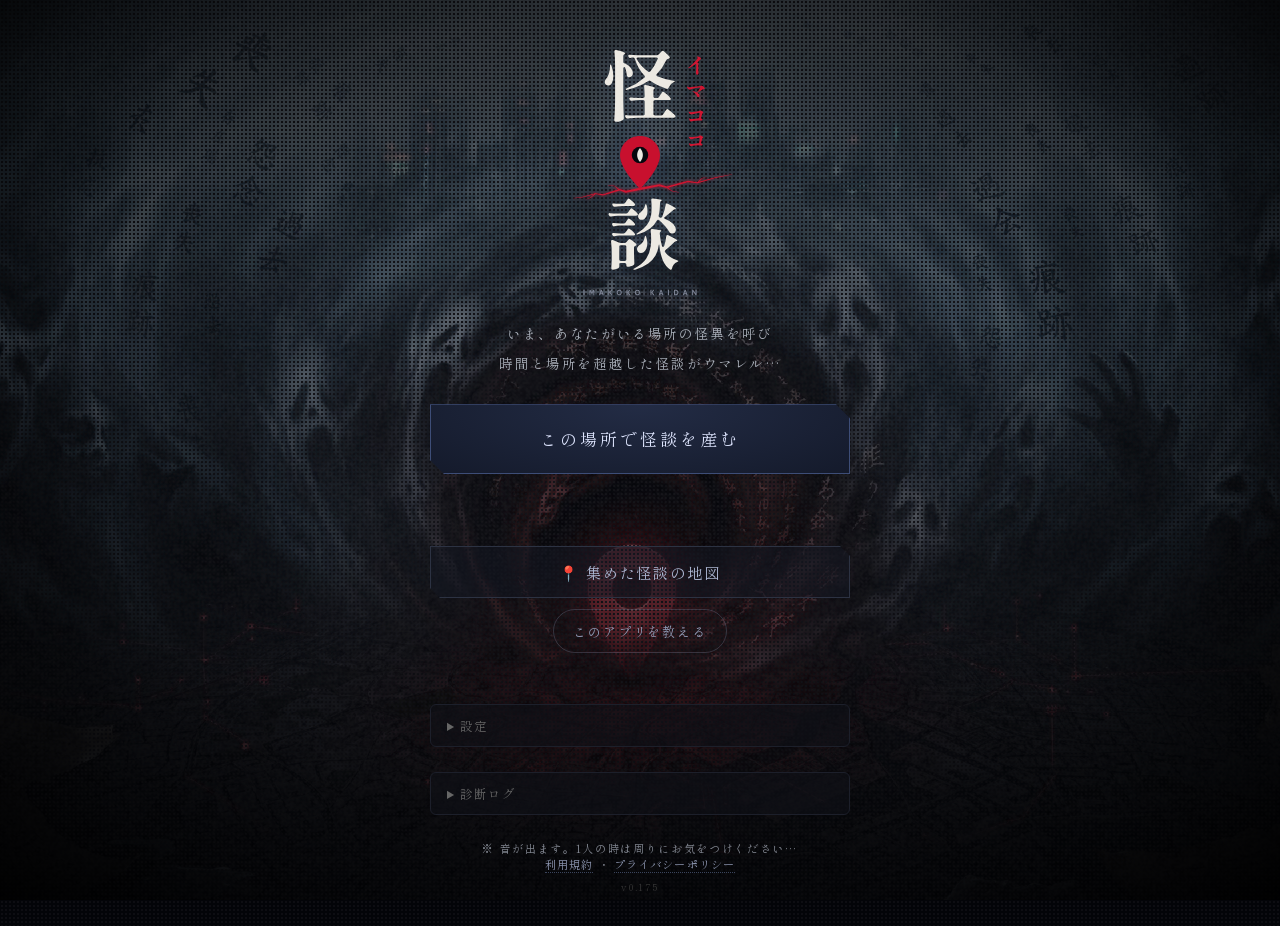
<file: index.html>
<!DOCTYPE html>
<html lang="ja">
<head>
    <meta name="robots" content="noindex, nofollow">
    <meta charset="UTF-8">
    <meta name="viewport" content="width=device-width, initial-scale=1.0, maximum-scale=1.0, user-scalable=no, viewport-fit=cover">
    <meta http-equiv="Cache-Control" content="no-cache, no-store, must-revalidate">
    <meta http-equiv="Pragma" content="no-cache">
    <meta http-equiv="Expires" content="0">
    <script src="./app-version.js?v=0.175"></script>
    <title>イマココ怪談</title>
    <link rel="icon" type="image/svg+xml" href="./favicon.svg">
    <link rel="apple-touch-icon" href="./assets/apple-touch-icon.png">
    <link rel="manifest" href="./manifest.json">
    <meta name="theme-color" content="#030408">
    <meta name="mobile-web-app-capable" content="yes">
    <meta name="apple-mobile-web-app-capable" content="yes">
    <meta name="apple-mobile-web-app-status-bar-style" content="black-translucent">
    <meta name="apple-mobile-web-app-title" content="イマココ怪談">
    <!-- リンクを貼ったときのプレビュー（2026-10） -->
    <meta name="description" content="いま、あなたがいる場所の怪談を、ひとつ。その土地の本当の記録から、いまここだけの怪談が生まれるアプリ。">
    <meta property="og:type" content="website">
    <meta property="og:site_name" content="イマココ怪談">
    <meta property="og:title" content="イマココ怪談">
    <meta property="og:description" content="いま、あなたがいる場所の怪談を、ひとつ。その土地の本当の記録から、いまここだけの怪談が生まれるアプリ。">
    <meta property="og:url" content="https://imakoko-kaidan.github.io/">
    <meta property="og:image" content="https://imakoko-kaidan.github.io/assets/ogp.png">
    <meta property="og:image:width" content="1200">
    <meta property="og:image:height" content="630">
    <meta name="twitter:card" content="summary_large_image">
    <link href="https://fonts.googleapis.com/css2?family=Shippori+Mincho&display=swap" rel="stylesheet">
    <link rel="stylesheet" href="./home.css?v=0.175">
</head>
<body>
    <!-- トップページの背景画像（最背面・CSSグリッチ） -->
    <div id="home-bg" aria-hidden="true"></div>
    <!-- 文字を読みやすくする暗幕（グリッチ層とは別） -->
    <div id="home-dim" aria-hidden="true"></div>

    <!-- 演出レイヤー(操作不可・背面〜前面) -->
    <canvas id="noise-canvas" aria-hidden="true"></canvas>
    <div id="vignette" aria-hidden="true"></div>
    <div id="dread-flash" aria-hidden="true"></div>

    <main class="home">
        <header>
            <h1 class="logo"><!--LOGO--><svg xmlns="http://www.w3.org/2000/svg" viewBox="0 0 288 424" class="logo-svg" role="img" aria-label="イマココ怪談" focusable="false">
<g transform="translate(34 0)">
<path class="lg-kai" fill="#ece9e2" transform="translate(50.00 130.00) scale(1.2000)" d="M30.80-61.40Q30.40-62.60 29.50-62.60L29.50-62.60Q29-62.60 28.60-62.10Q28.20-61.60 28.20-60.80L28.20-60.80L28.20-18.40Q28.40-7.50 28.90 3.60L28.90 3.60L28.90 4.10Q28.90 5.40 28 6.20L28 6.20Q26.60 7.30 24.25 8.10Q21.90 8.90 19.70 8.90L19.70 8.90Q18.10 8.90 17.25 8.30Q16.40 7.70 16.40 6.90L16.40 6.90Q16.80 1 17.10-4.55Q17.40-10.10 17.50-19.10L17.50-19.10L17.50-64.80Q17.50-74.90 16.60-82.80L16.60-82.80L16.60-83.20Q16.60-84.10 17.20-84.55Q17.80-85 18.90-84.70L18.90-84.70Q25.60-83.10 28.20-82.15Q30.80-81.20 30.80-80.50L30.80-80.50Q30.80-80.10 30-79.60L30-79.60L29.60-79.40Q28.20-78.50 28.20-76.80L28.20-76.80L28.20-69.50Q28.20-68.60 28.50-68.20Q28.80-67.80 29.50-67.70L29.50-67.70Q30.30-67.50 30.70-67.20L30.70-67.20Q35.90-64.40 38.30-61.10Q40.70-57.80 40.70-54.70L40.70-54.70Q40.70-52.30 39.40-50.80Q38.10-49.30 36.30-49.30L36.30-49.30Q35-49.30 33.90-50L33.90-50Q32.70-50.80 32.70-52.60L32.70-52.60Q32.50-56 30.80-61.40L30.80-61.40ZM72.10-78.10Q73.60-78.10 74.60-79.20L74.60-79.20L76.30-81Q76.90-81.60 78.05-82.75Q79.20-83.90 79.80-83.90L79.80-83.90Q80.50-83.90 83.70-81.05Q86.90-78.20 88.50-76.20L88.50-76.20Q88.90-75.80 88.90-75.10L88.90-75.10Q88.90-74.30 88.10-73.90L88.10-73.90Q87.50-73.60 86.80-73.60L86.80-73.60Q85.10-73.30 84.40-71.90L84.40-71.90Q79.50-61.10 71.90-53.50L71.90-53.50Q71.20-52.80 71.20-52.10L71.20-52.10Q71.20-51.20 72.40-50.70L72.40-50.70Q82.30-46.60 93.50-44.80L93.50-44.80Q95.50-44.50 95.50-43.90L95.50-43.90Q95.40-43.60 94.95-43.30Q94.50-43 93.80-42.80L93.80-42.80Q89.10-40.90 87.30-35.60L87.30-35.60Q86.70-34.10 85.50-34.10L85.50-34.10Q85-34.10 84.70-34.20L84.70-34.20Q72.20-38.40 63.80-44.40L63.80-44.40Q63.10-45 62.20-45L62.20-45Q61.70-45 60.90-44.50L60.90-44.50Q48.90-36.70 33.40-33L33.40-33Q32.60-32.80 32.30-32.80L32.30-32.80Q31.50-32.80 31.30-33.30L31.30-33.30L31.30-33.50Q31.30-33.80 31.75-34.15Q32.20-34.50 33-34.80L33-34.80Q45.80-40 55.60-48.60L55.60-48.60Q56.40-49.30 56.40-50L56.40-50Q56.40-50.80 55.70-51.50L55.70-51.50Q47.40-60.40 43.20-73.50L43.20-73.50Q42.60-75.20 40.80-75.20L40.80-75.20L40.10-75.20Q39.50-75.20 38.10-74.80L38.10-74.80Q37.50-74.50 36.90-74.50L36.90-74.50Q35.90-74.50 35.30-75.60L35.30-75.60L35-76.20Q34.70-76.80 34.70-77.40L34.70-77.40Q34.70-78 35.20-78.35Q35.70-78.70 36.60-78.60L36.60-78.60Q40-78.30 46.90-78.10L46.90-78.10L72.10-78.10ZM72.90-72.80Q73.10-73.40 73.10-73.70L73.10-73.70Q73.10-74.40 72.60-74.80Q72.10-75.20 71.20-75.20L71.20-75.20L47.30-75.20Q46.50-75.20 46-74.80Q45.50-74.40 45.50-73.80L45.50-73.80Q45.50-73.30 45.80-72.70L45.80-72.70Q51.30-62.90 60.80-56.60L60.80-56.60Q61.30-56.20 62.10-56.20L62.10-56.20Q63-56.20 63.70-57.10L63.70-57.10Q69.40-64.30 72.90-72.80L72.90-72.80ZM10.90-64.70Q10.90-65.80 11.60-65.80L11.60-65.80Q12.40-65.60 12.90-64.10L12.90-64.10Q15.30-57 15.30-50.90L15.30-50.90Q15.30-44.70 13-41.10L13-41.10Q12.30-39.90 11-39.20Q9.70-38.50 8.40-38.50L8.40-38.50Q6-38.50 4.70-40.40L4.70-40.40Q4-41.50 4-43L4-43Q4-45.20 5.60-47.10L5.60-47.10Q6.90-48.60 7.20-49.10L7.20-49.10Q8.70-51.70 9.80-55.65Q10.90-59.60 10.90-63.50L10.90-63.50L10.90-64.70ZM72.30-22.40Q73.90-22.40 74.80-23.70L74.80-23.70L76.60-26.40Q77-27 77.80-28.20Q78.60-29.40 79.10-29.95Q79.60-30.50 80-30.50L80-30.50Q80.80-30.50 84.50-27.40Q88.20-24.30 89.70-22.30L89.70-22.30Q90.20-21.60 90.20-21.10L90.20-21.10Q90.20-20.60 89.70-20.10L89.70-20.10Q88.90-19.60 87.70-19.60L87.70-19.60L69.60-19.60Q68.60-19.60 68.05-19.05Q67.50-18.50 67.50-17.50L67.50-17.50L67.50-1.50Q67.50-0.50 68.05 0.05Q68.60 0.60 69.60 0.60L69.60 0.60L77.60 0.60Q79.20 0.60 80.10-0.80L80.10-0.80L82-3.70Q82.50-4.40 83.30-5.60Q84.10-6.80 84.65-7.40Q85.20-8 85.60-8L85.60-8Q86.30-8 90.25-4.65Q94.20-1.30 95.90 0.70L95.90 0.70Q96.30 1.20 96.30 1.90L96.30 1.90Q96.30 2.60 95.80 3L95.80 3Q94.80 3.50 93.80 3.50L93.80 3.50L47.10 3.50Q41 3.60 33.90 4.60L33.90 4.60L33.30 4.60Q31.90 4.60 31.30 3.30L31.30 3.30L30.90 2.50Q30.60 1.90 30.60 1.30L30.60 1.30Q30.60 0.70 31.10 0.35Q31.60 0 32.50 0.10L32.50 0.10Q35.90 0.40 42.80 0.60L42.80 0.60L54 0.60Q55 0.60 55.55 0.05Q56.10-0.50 56.10-1.50L56.10-1.50L56.10-17.50Q56.10-18.50 55.55-19.05Q55-19.60 54-19.60L54-19.60L49.50-19.60Q44.80-19.50 39.30-18.50L39.30-18.50L38.70-18.50Q37.40-18.50 36.70-19.80L36.70-19.80L36.30-20.50Q36-21.10 36-21.70L36-21.70Q36-22.30 36.50-22.65Q37-23 37.90-22.90L37.90-22.90Q41.30-22.60 48.20-22.40L48.20-22.40L54-22.40Q56.10-22.40 56.10-24.50L56.10-24.50Q55.90-32.40 55.40-37.40L55.40-37.40L55.40-37.80Q55.40-38.70 56-39.15Q56.60-39.60 57.70-39.30L57.70-39.30Q69.50-36.50 69.50-35.20L69.50-35.20Q69.50-34.80 68.90-34.50L68.90-34.50L68.90-34.50Q67.50-33.60 67.50-32L67.50-32L67.50-24.50Q67.50-23.50 68.05-22.95Q68.60-22.40 69.60-22.40L69.60-22.40L72.30-22.40Z"/>
<g class="lg-c" style="--i:0"><path fill="#d01632" transform="translate(181.00 65.24) scale(0.3400)" d="M68.20-74.10Q69.70-72.70 70.85-70.95Q72-69.20 72-68.10L72-68.10Q72-67.40 71.55-67Q71.10-66.60 70.10-66.10L70.10-66.10Q69.30-65.70 68.50-65.20Q67.70-64.70 67-63.90L67-63.90Q62.70-58.80 56.30-52.70L56.30-52.70Q55.40-52 55.40-51.20L55.40-51.20Q55.40-50.40 56.70-50.10L56.70-50.10Q58-49.70 59.20-49.20L59.20-49.20Q61.20-48.30 61.20-46.30L61.20-46.30Q61.20-45.70 60.45-44.15Q59.70-42.60 59.60-39.40L59.60-39.40L59.60-33.80Q59.60-10.50 60.30-6.20L60.30-6.20Q60.60-4.60 60.60-3.10L60.60-3.10Q60.60 0.40 59.25 2.55Q57.90 4.70 55.60 4.70L55.60 4.70Q52.40 4.70 50.50 2.35Q48.60 0 48.60-4.30L48.60-4.30Q48.60-6.40 49.20-13.20L49.20-13.20Q50.10-22.90 50.10-26.90L50.10-26.90L50-40Q50-42.50 49.60-43.80L49.60-43.80Q49.30-45.10 48.20-45.10L48.20-45.10Q47.50-45.10 46.70-44.50L46.70-44.50Q38.70-38 30.30-32.90Q21.90-27.80 14.70-25.10L14.70-25.10Q13.20-24.50 12.60-24.50L12.60-24.50Q12.20-24.50 12.20-24.80L12.20-24.80Q12.20-25.20 13.05-25.90Q13.90-26.60 14.10-26.80L14.10-26.80Q26.50-36.90 36.10-46.40Q45.70-55.90 50.95-62.70Q56.20-69.50 56.20-71.90L56.20-71.90Q56.20-74.20 53.60-76.80L53.60-76.80Q53.20-77.20 52.75-77.50Q52.30-77.80 52.30-78L52.30-78Q52.30-78.40 53.15-78.70Q54-79 55.70-79L55.70-79Q58.80-79 62.15-77.80Q65.50-76.60 68.20-74.10L68.20-74.10Z"/></g>
<g class="lg-c" style="--i:1"><path fill="#d01632" transform="translate(181.00 104.24) scale(0.3400)" d="M73.60-60.60Q75-60.60 79.05-57.90Q83.10-55.20 86.40-51.90Q89.70-48.60 89.70-46.90L89.70-46.90Q89.70-45.50 87.90-44.55Q86.10-43.60 83.10-43.40L83.10-43.40Q81.40-43.30 80.50-42.90Q79.60-42.50 78.45-41.75Q77.30-41 76.60-40.60L76.60-40.60L73.60-38.80Q62.50-31.90 56.90-29L56.90-29Q55.70-28.40 55.70-27.70L55.70-27.70Q55.70-26.90 56.80-26.30L56.80-26.30Q65.80-20.70 65.80-13.80L65.80-13.80Q65.80-11 64.05-8.80Q62.30-6.60 59.70-6.60L59.70-6.60Q57.40-6.60 55.60-8.55Q53.80-10.50 52.10-14.10L52.10-14.10Q49.90-18.90 45.45-23.80Q41-28.70 35.90-31.80L35.90-31.80Q34.70-32.50 33.95-32.95Q33.20-33.40 32.90-33.65Q32.60-33.90 32.60-34.10L32.60-34.10Q32.60-34.50 33.10-34.50L33.10-34.50Q34.90-34.40 40.40-32.95Q45.90-31.50 51.10-29.20L51.10-29.20Q51.70-28.90 52.30-28.90L52.30-28.90Q53.30-28.90 54-29.60L54-29.60Q57.60-32.70 60.95-37.15Q64.30-41.60 66.40-45.45Q68.50-49.30 68.50-50.70L68.50-50.70Q68.50-51.40 67.40-51.40L67.40-51.40Q66.60-51.40 56-49.65Q45.40-47.90 38.10-46.40L38.10-46.40Q32.70-45.30 26.50-42.80L26.50-42.80Q24.50-42.10 22.75-41.55Q21-41 19.90-41L19.90-41Q17.90-41 15.35-42.70Q12.80-44.40 10.85-46.85Q8.90-49.30 8.40-51.40L8.40-51.40Q8-53 8-54.30L8-54.30Q8-55.10 8.20-55.55Q8.40-56 8.70-56L8.70-56Q9-56 9.60-55.55Q10.20-55.10 10.60-54.80L10.60-54.80Q14.20-52.30 16.90-52.30L16.90-52.30Q19.10-52.30 22.10-52.60L22.10-52.60Q36-53.90 50.70-55.50Q65.40-57.10 68.70-58.10L68.70-58.10Q69.40-58.40 70.80-59.30L70.80-59.30Q72.30-60.60 73.60-60.60L73.60-60.60Z"/></g>
<g class="lg-c" style="--i:2"><path fill="#d01632" transform="translate(181.00 143.24) scale(0.3400)" d="M67.90-60.40Q68.90-60.40 72.60-58.85Q76.30-57.30 79.35-55.30Q82.40-53.30 82.40-51.90L82.40-51.90Q82.40-50.70 81.80-49.80Q81.20-48.90 80-47.80L80-47.80Q78.30-46.10 78-45L78-45Q77.70-43.60 76.45-39.80Q75.20-36 74.70-34.30L74.70-34.30L72-25.60Q71.90-25.30 71.90-24.80L71.90-24.80Q71.90-23.50 73.40-23L73.40-23Q78.70-20.80 78.70-17.50L78.70-17.50Q78.70-15.90 76.70-14.70Q74.70-13.50 71.30-13.50L71.30-13.50Q70.30-13.50 69.30-13.60Q68.30-13.70 67.30-13.80L67.30-13.80Q62.90-14.40 59.60-14.40L59.60-14.40Q52-14.40 43.20-13.10Q34.40-11.80 27.20-9.70L27.20-9.70Q26.90-9.60 26.40-9.60L26.40-9.60Q24.30-9.60 22-12Q19.70-14.40 18.10-17.60Q16.50-20.80 16.50-22.60L16.50-22.60Q16.50-24.40 17.10-24.40L17.10-24.40Q17.50-24.40 17.90-24L17.90-24Q20.10-21.70 21.95-21.20Q23.80-20.70 28-20.70L28-20.70Q33.90-20.70 44.10-21.70L44.10-21.70Q45.80-21.80 48.30-22.20Q50.80-22.60 52.10-22.80L52.10-22.80Q53.60-23 55.85-23.35Q58.10-23.70 61.10-24L61.10-24Q62.90-24.30 63.30-26L63.30-26Q65.80-38 65.80-46.40L65.80-46.40Q65.80-47.70 65.45-48.35Q65.10-49 63.70-49L63.70-49Q61.30-49 48.45-46.60Q35.60-44.20 30.20-42.40L30.20-42.40Q29.10-42 27.80-42L27.80-42Q24.10-42 20.65-44.95Q17.20-47.90 15.80-52.40L15.80-52.40Q15.40-53.50 15.40-54.20L15.40-54.20Q15.40-55 16-55L16-55Q16.50-55 17.80-54.20L17.80-54.20Q19.70-52.90 21.60-52.60Q23.50-52.30 27.30-52.30L27.30-52.30Q31.50-52.30 43.85-53.70Q56.20-55.10 59.70-56L59.70-56Q61.80-56.50 63-57.25Q64.20-58 65.40-59.10L65.40-59.10Q66-59.60 66.60-60Q67.20-60.40 67.90-60.40L67.90-60.40Z"/></g>
<g class="lg-c" style="--i:3"><path fill="#d01632" transform="translate(181.00 182.24) scale(0.3400)" d="M67.90-60.40Q68.90-60.40 72.60-58.85Q76.30-57.30 79.35-55.30Q82.40-53.30 82.40-51.90L82.40-51.90Q82.40-50.70 81.80-49.80Q81.20-48.90 80-47.80L80-47.80Q78.30-46.10 78-45L78-45Q77.70-43.60 76.45-39.80Q75.20-36 74.70-34.30L74.70-34.30L72-25.60Q71.90-25.30 71.90-24.80L71.90-24.80Q71.90-23.50 73.40-23L73.40-23Q78.70-20.80 78.70-17.50L78.70-17.50Q78.70-15.90 76.70-14.70Q74.70-13.50 71.30-13.50L71.30-13.50Q70.30-13.50 69.30-13.60Q68.30-13.70 67.30-13.80L67.30-13.80Q62.90-14.40 59.60-14.40L59.60-14.40Q52-14.40 43.20-13.10Q34.40-11.80 27.20-9.70L27.20-9.70Q26.90-9.60 26.40-9.60L26.40-9.60Q24.30-9.60 22-12Q19.70-14.40 18.10-17.60Q16.50-20.80 16.50-22.60L16.50-22.60Q16.50-24.40 17.10-24.40L17.10-24.40Q17.50-24.40 17.90-24L17.90-24Q20.10-21.70 21.95-21.20Q23.80-20.70 28-20.70L28-20.70Q33.90-20.70 44.10-21.70L44.10-21.70Q45.80-21.80 48.30-22.20Q50.80-22.60 52.10-22.80L52.10-22.80Q53.60-23 55.85-23.35Q58.10-23.70 61.10-24L61.10-24Q62.90-24.30 63.30-26L63.30-26Q65.80-38 65.80-46.40L65.80-46.40Q65.80-47.70 65.45-48.35Q65.10-49 63.70-49L63.70-49Q61.30-49 48.45-46.60Q35.60-44.20 30.20-42.40L30.20-42.40Q29.10-42 27.80-42L27.80-42Q24.10-42 20.65-44.95Q17.20-47.90 15.80-52.40L15.80-52.40Q15.40-53.50 15.40-54.20L15.40-54.20Q15.40-55 16-55L16-55Q16.50-55 17.80-54.20L17.80-54.20Q19.70-52.90 21.60-52.60Q23.50-52.30 27.30-52.30L27.30-52.30Q31.50-52.30 43.85-53.70Q56.20-55.10 59.70-56L59.70-56Q61.80-56.50 63-57.25Q64.20-58 65.40-59.10L65.40-59.10Q66-59.60 66.60-60Q67.20-60.40 67.90-60.40L67.90-60.40Z"/></g>
<g class="lg-dan" transform="translate(5 2)"><path fill="#ece9e2" transform="translate(50.00 360.00) scale(1.2000)" d="M78.20-60.50Q77.20-59.90 77.20-59.10L77.20-59.10Q77.20-58.20 78.70-57.70L78.70-57.70Q85.80-55.10 89.25-51.25Q92.70-47.40 92.70-43.90L92.70-43.90Q92.70-41.60 91.40-40.20Q90.10-38.80 88-38.80L88-38.80Q87.10-38.80 86.20-39.10L86.20-39.10Q84.90-39.50 84.10-40.90L84.10-40.90Q80.10-47.60 70.60-56.30L70.60-56.30Q69.90-56.90 69.30-56.90L69.30-56.90Q68.40-56.90 67.70-55.60L67.70-55.60Q64.80-49.90 59-45.45Q53.20-41 43.30-37.80L43.30-37.80L42.30-37.50L42.10-37.50Q41.50-37.50 41.30-38Q41.10-38.50 41.60-38.90L41.60-38.90L42.70-39.60Q50.80-44.20 54.85-49.80Q58.90-55.40 60.30-62.70L60.30-62.70Q61-66.80 61-72.70L61-72.70Q61-77.70 60.50-82.50L60.50-82.50L60.50-82.90Q60.50-83.70 61.10-84.20Q61.70-84.70 62.80-84.60L62.80-84.60Q74.30-83.50 74.30-82.20L74.30-82.20Q74.30-81.90 73.60-81.50L73.60-81.50L73.40-81.40Q72.20-80.60 72-78.90L72-78.90Q71.70-72.50 71.40-69.05Q71.10-65.60 70.20-62.20L70.20-62.20Q70.10-61.90 70.10-61.50L70.10-61.50Q70.10-60 71.70-59.70L71.70-59.70L72.40-59.50L73-59.50Q74.60-59.50 75-60.90L75-60.90Q78.30-69.30 79.30-76.30L79.30-76.30Q79.40-77.90 80.80-77.90L80.80-77.90Q81.40-77.90 82-77.60L82-77.60Q92.70-72.30 92.70-71.10L92.70-71.10Q92.70-70.70 91.80-70.50L91.80-70.50L91.40-70.40Q90-70.10 89.30-69.40L89.30-69.40Q84.60-65.10 78.20-60.50L78.20-60.50ZM24-77.60Q25.60-77.60 26.50-78.90L26.50-78.90L27.90-81Q28.20-81.40 28.90-82.40Q29.60-83.40 30.05-83.90Q30.50-84.40 30.90-84.40L30.90-84.40Q31.70-84.40 34.70-81.85Q37.70-79.30 39-77.50L39-77.50Q39.50-76.80 39.50-76.30L39.50-76.30Q39.50-75.70 38.90-75.20L38.90-75.20Q38.20-74.70 37.20-74.70L37.20-74.70L26.20-74.70Q20.10-74.60 13-73.60L13-73.60L12.40-73.60Q11-73.60 10.40-74.90L10.40-74.90L10-75.70Q9.70-76.30 9.70-76.90L9.70-76.90Q9.70-77.50 10.20-77.85Q10.70-78.20 11.60-78.10L11.60-78.10Q14.40-77.80 20.20-77.60L20.20-77.60L24-77.60ZM52.40-75.30Q52.70-77.40 53.30-77.40L53.30-77.40Q54.10-77.20 54.50-75.60L54.50-75.60Q55.60-72 55.60-68.30L55.60-68.30Q55.60-64.70 54.50-61.95Q53.40-59.20 51.50-57.80L51.50-57.80Q49.90-56.70 48.10-56.70L48.10-56.70Q46.10-56.70 44.70-57.90Q43.30-59.10 43.30-61.40L43.30-61.40Q43.30-63 44.25-64.40Q45.20-65.80 46.80-66.70L46.80-66.70Q48.60-67.90 50.25-70.30Q51.90-72.70 52.40-75.30L52.40-75.30ZM40.60-62.10L17-62.10Q12.30-61.90 8.20-61.10L8.20-61.10Q7.90-61 7.50-61L7.50-61Q6.20-61 5.50-62.30L5.50-62.30L5.10-63Q4.80-63.60 4.80-64.10L4.80-64.10Q4.80-65.60 6.80-65.40L6.80-65.40Q10.20-65.10 17.10-64.90L17.10-64.90L27.60-64.90Q29.20-64.90 30.10-66.20L30.10-66.20L31.50-68.30Q31.80-68.70 32.50-69.70Q33.20-70.70 33.65-71.20Q34.10-71.70 34.50-71.70L34.50-71.70Q35.30-71.70 38.30-69.15Q41.30-66.60 42.60-64.80L42.60-64.80Q43.10-64.10 43.10-63.60L43.10-63.60Q43.10-63.10 42.60-62.60L42.60-62.60Q41.80-62.10 40.60-62.10L40.60-62.10ZM37-49.10L18.90-49.10Q15.70-48.90 12.70-48.20L12.70-48.20Q12.40-48.10 11.90-48.10L11.90-48.10Q10.70-48.10 10-49.40L10-49.40L9.70-50Q9.40-50.60 9.40-51.20L9.40-51.20Q9.40-51.80 9.90-52.15Q10.40-52.50 11.30-52.40L11.30-52.40Q14.30-52.10 20.30-51.90L20.30-51.90L24.50-51.90Q26.10-51.90 27-53.30L27-53.30L28.30-55.20Q28.80-55.80 29.40-56.70Q30-57.60 30.40-58.05Q30.80-58.50 31.20-58.50L31.20-58.50Q31.90-58.50 34.75-56.05Q37.60-53.60 38.90-51.90L38.90-51.90Q39.40-51.20 39.40-50.70L39.40-50.70Q39.40-50.20 38.90-49.70L38.90-49.70Q38.20-49.10 37-49.10L37-49.10ZM37-36.10L18.90-36.10Q15.70-35.90 12.70-35.20L12.70-35.20Q12.40-35.10 11.90-35.10L11.90-35.10Q10.70-35.10 10-36.40L10-36.40L9.70-37Q9.40-37.60 9.40-38.20L9.40-38.20Q9.40-38.80 9.90-39.15Q10.40-39.50 11.30-39.40L11.30-39.40Q14.30-39.10 20.30-38.90L20.30-38.90L24.50-38.90Q26.10-38.90 27-40.30L27-40.30L28.30-42.20Q28.80-42.80 29.40-43.70Q30-44.60 30.40-45.05Q30.80-45.50 31.20-45.50L31.20-45.50Q32-45.50 34.80-43.05Q37.60-40.60 38.90-38.80L38.90-38.80Q39.40-38.10 39.40-37.60L39.40-37.60Q39.40-37.20 38.90-36.70L38.90-36.70Q38.20-36.10 37-36.10L37-36.10ZM74.50-22.60Q74.90-21.20 76-21.20L76-21.20Q77.10-21.20 77.50-22.70L77.50-22.70Q79.50-29.80 80.10-35.10L80.10-35.10Q80.30-36.80 81.70-36.80L81.70-36.80Q82.20-36.80 82.80-36.50L82.80-36.50Q94.50-31 94.50-29.80L94.50-29.80Q94.50-29.40 93.60-29.20L93.60-29.20L93.20-29.10Q91.70-28.60 90.80-27.70L90.80-27.70Q86-22.80 79.20-17.20L79.20-17.20Q78.20-16.40 78.20-15.50L78.20-15.50Q78.20-15 78.70-14.30L78.70-14.30Q83.60-7.50 94.20-4L94.20-4Q96-3.40 96-2.80L96-2.80Q95.90-2.50 95.45-2.20Q95-1.90 94.30-1.70L94.30-1.70Q88.90 0.40 87.60 6.70L87.60 6.70Q87.10 8.40 86.10 8.40L86.10 8.40Q85.50 8.40 85 8L85 8Q78.90 3.90 75.70-3.65Q72.50-11.20 71.10-22.90L71.10-22.90Q71-24.40 70.70-24.40L70.70-24.40Q70.40-24.40 70.20-23L70.20-23Q69.10-15.60 66.05-10Q63-4.40 56.60 0.20Q50.20 4.80 39.50 8.30L39.50 8.30Q38.80 8.60 38.20 8.60L38.20 8.60Q37.70 8.60 37.30 8.20L37.30 8.20Q37.20 8.10 37.20 7.90L37.20 7.90Q37.20 7.30 38.90 6.50L38.90 6.50Q49.20 1 53.85-5.85Q58.50-12.70 59.80-22.20L59.80-22.20Q60.40-26 60.40-31.20L60.40-31.20Q60.40-36.90 59.70-42.70L59.70-42.70L59.70-42.90Q59.70-45 62-44.80L62-44.80Q73.70-43.70 73.70-42.40L73.70-42.40Q73.70-42.10 73-41.60L73-41.60L72.80-41.50Q71.30-40.60 71.60-38.40L71.60-38.40Q72.40-28.80 74.50-22.60L74.50-22.60ZM51.90-33.90Q52.20-36 52.70-36L52.70-36Q53.40-36 54-34.30L54-34.30Q55.40-30 55.40-25.90L55.40-25.90Q55.40-21.80 54.05-18.85Q52.70-15.90 50.50-14.50L50.50-14.50Q49.10-13.50 47-13.50L47-13.50Q45-13.50 43.45-14.85Q41.90-16.20 41.90-18.50L41.90-18.50Q41.90-20.20 43-21.65Q44.10-23.10 45.90-24L45.90-24Q48-25.30 49.75-28.05Q51.50-30.80 51.90-33.90L51.90-33.90ZM25.60-26.50Q27.20-26.50 28.20-27.70L28.20-27.70L29.30-29.10Q29.80-29.60 30.70-30.70Q31.60-31.80 32.20-31.80L32.20-31.80Q33-31.80 36.10-29.50Q39.20-27.20 40.70-25.40L40.70-25.40Q41.20-24.70 41.20-24.30L41.20-24.30Q41.20-23.50 40.30-23L40.30-23L39.70-22.70Q38.80-22.20 38.40-21.70Q38-21.20 38-20.30L38-20.30L38-14.20Q38.30-4.80 38.50-0.40L38.50-0.40L38.50 0.10Q38.50 1.50 37.60 2.10L37.60 2.10Q36.10 3.10 33.80 3.90Q31.50 4.70 29.70 4.70L29.70 4.70Q28 4.70 28 2.60L28 2.60L28 1.90Q28 0.90 27.45 0.35Q26.90-0.20 25.90-0.20L25.90-0.20L20.90-0.20Q19.90-0.20 19.35 0.05Q18.80 0.30 18.80 0.70L18.80 0.70L18.90 2.40L18.90 3.10L18.90 3.90Q18.90 5.20 18.20 5.80L18.20 5.80Q16.90 6.80 14.75 7.60Q12.60 8.40 10.40 8.40L10.40 8.40Q9.40 8.40 8.90 7.80Q8.40 7.20 8.40 6.40L8.40 6.40Q8.80 1.90 9-4.70L9-4.70L9-11.30Q9-20.90 8.10-28.50L8.10-28.50L8.10-28.90Q8.10-30.50 9.40-30.50L9.40-30.50Q10-30.50 10.40-30.30L10.40-30.30L18.10-27Q19.20-26.50 20.60-26.50L20.60-26.50L25.60-26.50ZM20.90-23.60Q19.90-23.60 19.35-23.05Q18.80-22.50 18.80-21.50L18.80-21.50L18.80-5.10Q18.80-4.10 19.35-3.55Q19.90-3 20.90-3L20.90-3L25.90-3Q26.90-3 27.45-3.55Q28-4.10 28-5.10L28-5.10L28-21.50Q28-22.50 27.45-23.05Q26.90-23.60 25.90-23.60L25.90-23.60L20.90-23.60Z"/></g>
<polygon class="lg-crack lg-crack-r" fill="#d01632" points="110.3,247.4 139.6,241.5 152.3,244.2 184.9,235.0 200.2,236.7 228.1,228.5 254.0,223.2 254.0,222.8 227.9,227.5 199.8,235.3 185.1,233.0 151.7,241.8 140.4,238.5 109.7,243.9"/>
<polygon class="lg-crack lg-crack-l" fill="#d01632" points="109.7,243.9 88.4,248.5 77.6,245.8 52.2,254.0 39.8,252.3 18.0,258.5 6.0,259.8 6.0,260.2 18.0,259.5 40.2,253.7 51.8,256.0 78.4,248.2 87.6,251.5 110.3,247.4"/>
<polygon class="lg-crack lg-crack-r" fill="#d01632" points="151.5,243.6 159.9,249.4 171.0,251.1 171.0,250.9 160.1,248.6 152.5,242.4"/>
<polygon class="lg-crack lg-crack-r" fill="#d01632" points="200.6,236.6 207.1,229.4 216.0,227.1 216.0,226.9 206.9,228.6 199.4,235.4"/>
<polygon class="lg-crack lg-crack-l" fill="#d01632" points="78.5,246.4 70.0,240.6 60.0,239.9 60.0,240.1 70.0,241.4 77.5,247.6"/>
<polygon class="lg-crack lg-crack-l" fill="#d01632" points="39.5,252.4 32.8,258.6 24.0,262.9 24.0,263.1 33.2,259.4 40.5,253.6"/>
<g class="lg-pin"><g transform="translate(76 160) scale(0.68)"><path fill="#c8102e" d="M50 4C24 4 4 24 4 49c0 32 46 77 46 77s46-45 46-77C96 24 76 4 50 4z"/><circle cx="50" cy="48" r="19" fill="#05070d"/><path class="lg-slit" fill="#ebe8e1" d="M50 32c4.6 5.6 6.6 10.6 6.6 16s-2 10.4-6.6 16c-4.6-5.6-6.6-10.6-6.6-16s2-10.4 6.6-16z"/></g></g>
<path class="lg-latin" fill="#7d8394" transform="translate(20.68 412.00) scale(0.1200)" d="M19.70 0L6.70 0L6.70-70L19.70-70L19.70 0Z"/>
<path class="lg-latin" fill="#7d8394" transform="translate(30.05 412.00) scale(0.1200)" d="M19.80 0L6.70 0L6.70-70L19.70-70L38.70-37L57.50-70L70.60-70L70.60 0L57.40 0L57.40-47.50L42.40-20.30L34.80-20.30L19.80-47.50L19.80 0Z"/>
<path class="lg-latin" fill="#7d8394" transform="translate(45.52 412.00) scale(0.1200)" d="M15.10 0L0.80 0L27.10-70L38.60-70L64.90 0L50.20 0L45.50-13.90L19.80-13.90L15.10 0ZM32.80-51.30L24-25.90L41.40-25.90L32.80-51.30Z"/>
<path class="lg-latin" fill="#7d8394" transform="translate(59.60 412.00) scale(0.1200)" d="M19.70 0L6.70 0L6.70-70L19.70-70L19.70-39.70L43.90-70L60-70L33.70-37.50L60.20 0L43.80 0L19.70-35.90L19.70 0Z"/>
<path class="lg-latin" fill="#7d8394" transform="translate(73.13 412.00) scale(0.1200)" d="M36.30 1.70L36.30 1.70Q26.80 1.70 19.30-2.80Q11.80-7.30 7.55-15.55Q3.30-23.80 3.30-35L3.30-35Q3.30-46.30 7.55-54.55Q11.80-62.80 19.30-67.35Q26.80-71.90 36.30-71.90L36.30-71.90Q45.80-71.90 53.25-67.35Q60.70-62.80 64.95-54.55Q69.20-46.30 69.20-35L69.20-35Q69.20-23.80 64.95-15.55Q60.70-7.30 53.25-2.80Q45.80 1.70 36.30 1.70ZM36.30-10.90L36.30-10.90Q42.30-10.90 46.65-13.95Q51-17 53.35-22.40Q55.70-27.80 55.70-35L55.70-35Q55.70-42.30 53.35-47.70Q51-53.10 46.65-56.15Q42.30-59.20 36.30-59.20L36.30-59.20Q30.40-59.20 26.05-56.15Q21.70-53.10 19.30-47.70Q16.90-42.30 16.90-35L16.90-35Q16.90-27.80 19.30-22.40Q21.70-17 26.05-13.95Q30.40-10.90 36.30-10.90Z"/>
<path class="lg-latin" fill="#7d8394" transform="translate(88.04 412.00) scale(0.1200)" d="M19.70 0L6.70 0L6.70-70L19.70-70L19.70-39.70L43.90-70L60-70L33.70-37.50L60.20 0L43.80 0L19.70-35.90L19.70 0Z"/>
<path class="lg-latin" fill="#7d8394" transform="translate(101.58 412.00) scale(0.1200)" d="M36.30 1.70L36.30 1.70Q26.80 1.70 19.30-2.80Q11.80-7.30 7.55-15.55Q3.30-23.80 3.30-35L3.30-35Q3.30-46.30 7.55-54.55Q11.80-62.80 19.30-67.35Q26.80-71.90 36.30-71.90L36.30-71.90Q45.80-71.90 53.25-67.35Q60.70-62.80 64.95-54.55Q69.20-46.30 69.20-35L69.20-35Q69.20-23.80 64.95-15.55Q60.70-7.30 53.25-2.80Q45.80 1.70 36.30 1.70ZM36.30-10.90L36.30-10.90Q42.30-10.90 46.65-13.95Q51-17 53.35-22.40Q55.70-27.80 55.70-35L55.70-35Q55.70-42.30 53.35-47.70Q51-53.10 46.65-56.15Q42.30-59.20 36.30-59.20L36.30-59.20Q30.40-59.20 26.05-56.15Q21.70-53.10 19.30-47.70Q16.90-42.30 16.90-35L16.90-35Q16.90-27.80 19.30-22.40Q21.70-17 26.05-13.95Q30.40-10.90 36.30-10.90Z"/>
<path class="lg-latin" fill="#7d8394" transform="translate(125.49 412.00) scale(0.1200)" d="M19.70 0L6.70 0L6.70-70L19.70-70L19.70-39.70L43.90-70L60-70L33.70-37.50L60.20 0L43.80 0L19.70-35.90L19.70 0Z"/>
<path class="lg-latin" fill="#7d8394" transform="translate(139.02 412.00) scale(0.1200)" d="M15.10 0L0.80 0L27.10-70L38.60-70L64.90 0L50.20 0L45.50-13.90L19.80-13.90L15.10 0ZM32.80-51.30L24-25.90L41.40-25.90L32.80-51.30Z"/>
<path class="lg-latin" fill="#7d8394" transform="translate(153.10 412.00) scale(0.1200)" d="M19.70 0L6.70 0L6.70-70L19.70-70L19.70 0Z"/>
<path class="lg-latin" fill="#7d8394" transform="translate(162.47 412.00) scale(0.1200)" d="M29.80 0L6.70 0L6.70-70L29.80-70Q40-70 47.70-66.30Q55.40-62.60 59.70-54.90Q64-47.20 64-35L64-35Q64-23 59.70-15.25Q55.40-7.50 47.70-3.75Q40 0 29.80 0L29.80 0ZM19.70-58L19.70-12L28.80-12Q38.60-12 44.50-17.60Q50.40-23.20 50.40-35L50.40-35Q50.40-46.90 44.50-52.45Q38.60-58 28.80-58L28.80-58L19.70-58Z"/>
<path class="lg-latin" fill="#7d8394" transform="translate(176.75 412.00) scale(0.1200)" d="M15.10 0L0.80 0L27.10-70L38.60-70L64.90 0L50.20 0L45.50-13.90L19.80-13.90L15.10 0ZM32.80-51.30L24-25.90L41.40-25.90L32.80-51.30Z"/>
<path class="lg-latin" fill="#7d8394" transform="translate(190.83 412.00) scale(0.1200)" d="M19.70 0L6.70 0L6.70-70L19.70-70L51-22.70L51-70L64.10-70L64.10 0L51.70 0L19.70-48.90L19.70 0Z"/>
</g>
</svg><!--/LOGO--></h1>
            <p class="copy">いま、あなたがいる場所の怪異を呼び<br>時間と場所を超越した怪談がウマレル…</p>
        </header>

        <button id="generate-btn" class="big-btn" data-text="この場所で怪談を産む">
            この場所で怪談を産む
        </button>

        <p id="status" class="status"></p>
        <div id="wait-feed" class="wait-feed" hidden></div>

        <nav class="home-nav">
            <a href="./map.html" class="nav-link" data-text="📍 集めた怪談の地図">📍 集めた怪談の地図</a>
            <button type="button" id="app-share-btn" class="share-app-btn">このアプリを教える</button>
        </nav>

        <p id="pin-count" class="pin-count"></p>

        <details id="settings" class="settings">
            <summary>設定</summary>
            <label>Gemini API Key
                <span class="key-row">
                    <input type="password" id="api-key" placeholder="APIキーを入力(端末に保存されます)" autocomplete="off" spellcheck="false">
                    <button type="button" id="api-key-save" class="key-btn">保存して確認</button>
                </span>
            </label>
            <p id="api-key-status" class="key-status" aria-live="polite"></p>
            <label>座標を手動指定（任意・「緯度,経度」）
                <input type="text" id="manual-coords" placeholder="例: 35.4407281,139.6310133（空なら現在地を使用）">
            </label>
            <!-- TEST(公開版にも出す・2026-10-10): いわくのある座標で、すぐ生成して試すボタン。一般公開前に削除 -->
            <div id="iwaku-samples" class="iwaku-samples">
                <span class="is-label">テスト用：いわくのある場所（押すと座標を入れて、すぐ生成）</span>
                <button type="button" data-coord="35.7316,139.7978">南千住（小塚原刑場跡）</button>
                <button type="button" data-coord="35.6873,139.7627">大手町（将門塚）</button>
                <button type="button" data-coord="35.5918,139.7365">鈴ヶ森（刑場跡）</button>
                <button type="button" data-coord="35.6977,139.7962">両国（横網町公園）</button>
                <button type="button" data-coord="35.6754,139.7116">千駄ヶ谷トンネル</button>
                <button type="button" data-coord="34.9984,135.7752">京都（六道珍皇寺）</button>
                <button type="button" data-coord="34.6656,135.5031">大阪（千日前）</button>
            </div>
            <script>
                document.querySelectorAll('#iwaku-samples button').forEach(function (b) {
                    b.addEventListener('click', function () {
                        var inp = document.getElementById('manual-coords');
                        inp.value = b.getAttribute('data-coord');
                        inp.dispatchEvent(new Event('input', { bubbles: true }));
                        var gen = document.getElementById('generate-btn');
                        if (gen && !gen.disabled) {
                            window.scrollTo({ top: 0, behavior: 'smooth' });
                            gen.click();
                        }
                    });
                });
            </script>
            <!-- /TEST -->

            <label>生成モデル（話を書くAI）
                <select id="model-select">
                    <option value="gemini-3.8-flash">おすすめ（gemini-3.8-flash）</option>
                    <option value="gemini-3.5-flash-lite">安い・速い（gemini-3.5-flash-lite）短めで、質はほどほど</option>
                    <option value="gemini-3.1-pro-preview">最高品質（gemini-3.1-pro）支払い登録したキーのみ</option>
                </select>
            </label>
            <label class="toggle-row">
                <input type="checkbox" id="refine-enabled">
                <span class="toggle-text"><b>推敲（すいこう）する</b>
                    <small>オン：書き上がった話を、AIの編集者がもう一度読み直し、より怖く・具体的に書き直してから届けます。待ち時間がのびます。<br>オフ：最初に書けた話をそのまま届けます（早い）。</small></span>
            </label>
            <label class="toggle-row">
                <input type="checkbox" id="voice-enabled">
                <span class="toggle-text"><b>語り手の声で読み上げる</b>
                    <small>オン：読む画面で、本文を語り手の声が朗読します（音が出ます）。<br>オフ：文字だけで読みます。読む画面右上の「声」ボタンでも切り替えられます。</small></span>
            </label>
            <div id="cost-box" aria-live="polite"></div>
            <p class="note">※ 無料枠は1日に使える回数に上限があります。声は1話で約30回使うので、早めに上限に届きます。<br>
            ・「無料枠のキー」＝ Google AI Studio で支払い方法を登録していないキー。無料枠では、送った文章がGoogleのサービス改善に使われることがあります。<br>
            ・声は一度聞いた話なら端末に保存され、2回目からは0円。初期はOFFです。</p>
            <p class="note">※ 選んだモデルで生成します。失敗時は他の有効なモデルへ自動フォールバックします。コストは1話あたりの実測ベースの概算（2026-10測定・為替150円/ドル。3.8 Flashは2027年1月から約2倍）。<br>※ PCなど位置情報が取れない端末では座標を直接入力してください。空欄なら自動で現在地を測位します。位置情報は怪談の生成のみに使い端末の外に保存しません。検証用ビルドです。<br>※ 詳しくは <a href="./terms.html">利用規約</a> ・ <a href="./privacy.html">プライバシーポリシー</a> をご覧ください。</p>
        </details>

        <details id="log-panel" class="settings log-panel">
            <summary>診断ログ</summary>
            <div class="log-toolbar">
                <button id="log-copy" class="backup-btn">ログをコピー</button>
                <button id="log-clear" class="backup-btn">クリア</button>
            </div>
            <pre id="log-output" class="log-output"></pre>
        </details>

        <footer>
            <p>※ 音が出ます。1人の時は周りにお気をつけください…</p>
            <p class="legal-links"><a href="./terms.html">利用規約</a> ・ <a href="./privacy.html">プライバシーポリシー</a></p>
            <p class="app-ver" data-app-version>v—</p>
        </footer>
    </main>

    <script src="./settings.js?v=0.175"></script>
    <script src="./prefs.js?v=0.175"></script>
    <script src="./db.js?v=0.175"></script>
    <script src="./home-fx.js?v=0.175"></script>
    <script src="./story_skeletons.js?v=0.175"></script>
    <script src="./sound_cues.js?v=0.175"></script>
    <script src="./trivia.js?v=0.175"></script>
    <script src="./wait_feed.js?v=0.175"></script>
    <script src="./generate.js?v=0.175"></script>
    <script src="./app_share.js?v=0.175"></script>
</body>
</html>
</file>
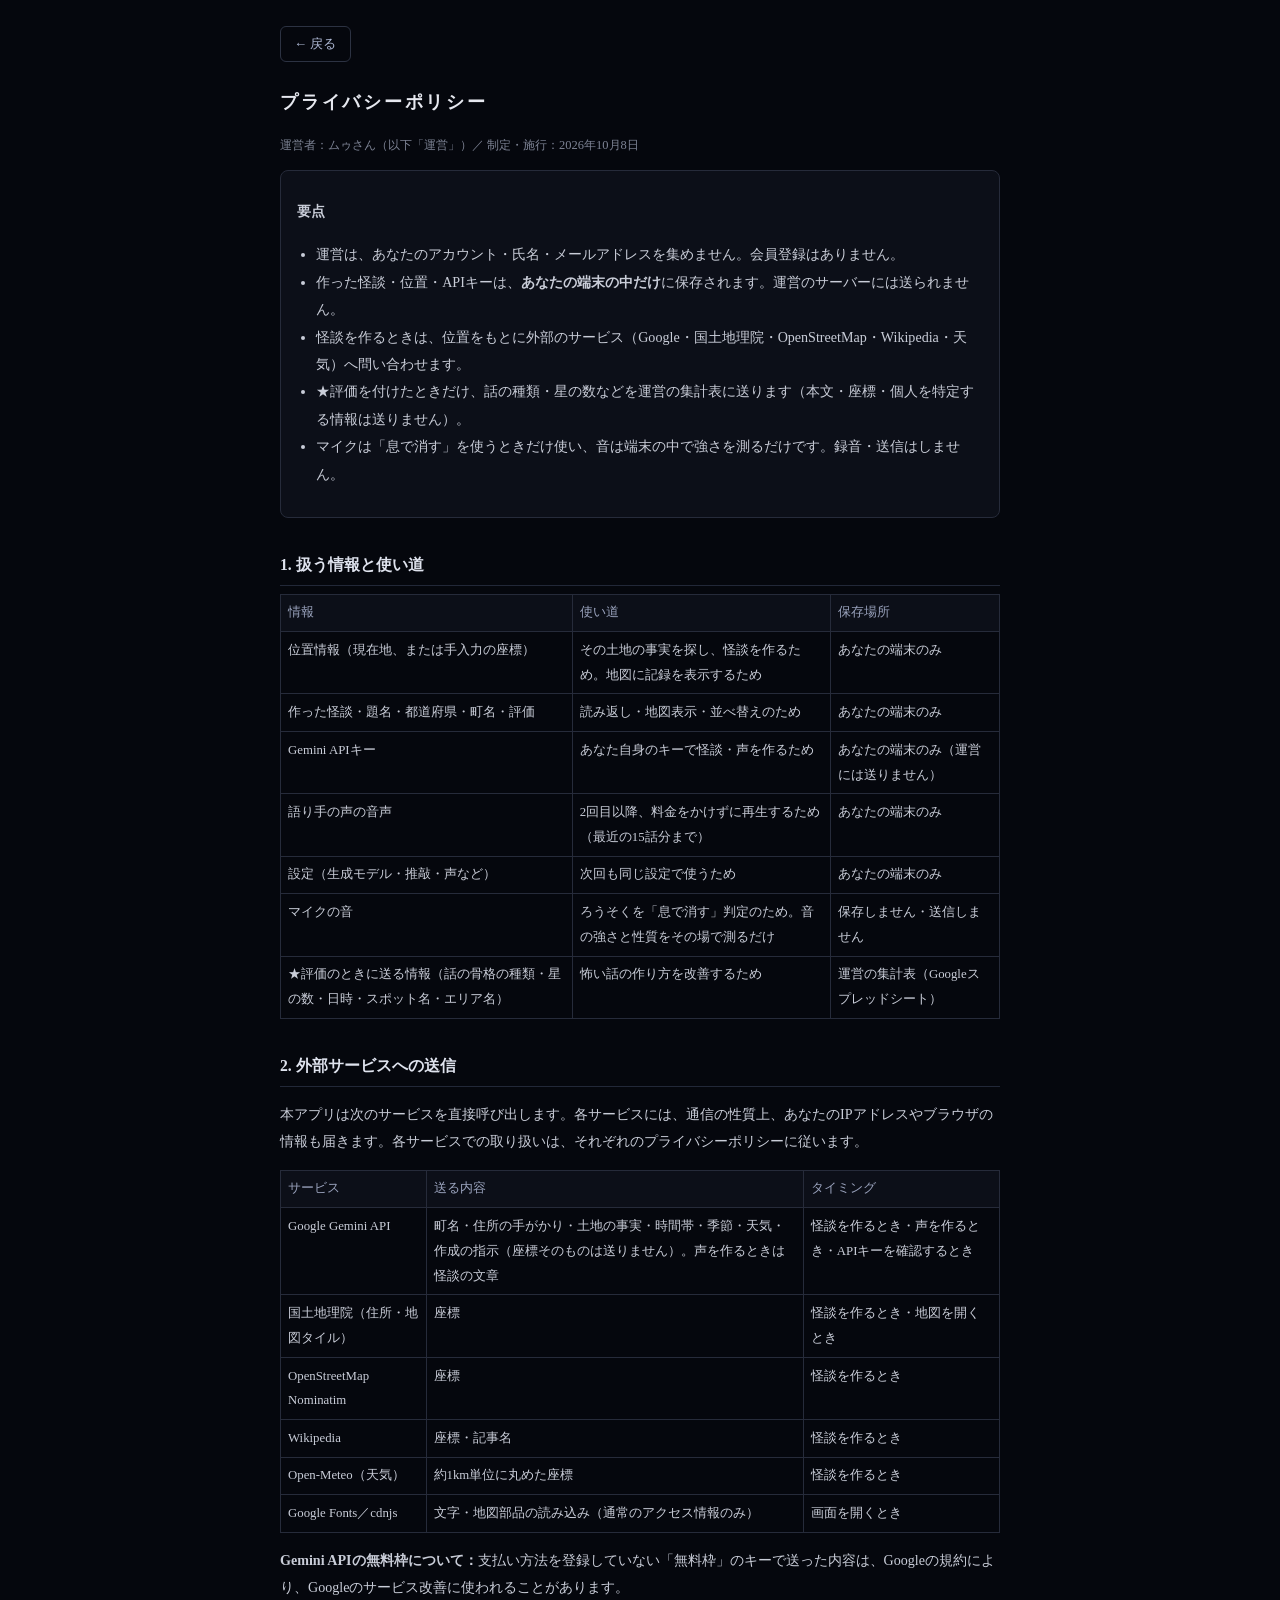
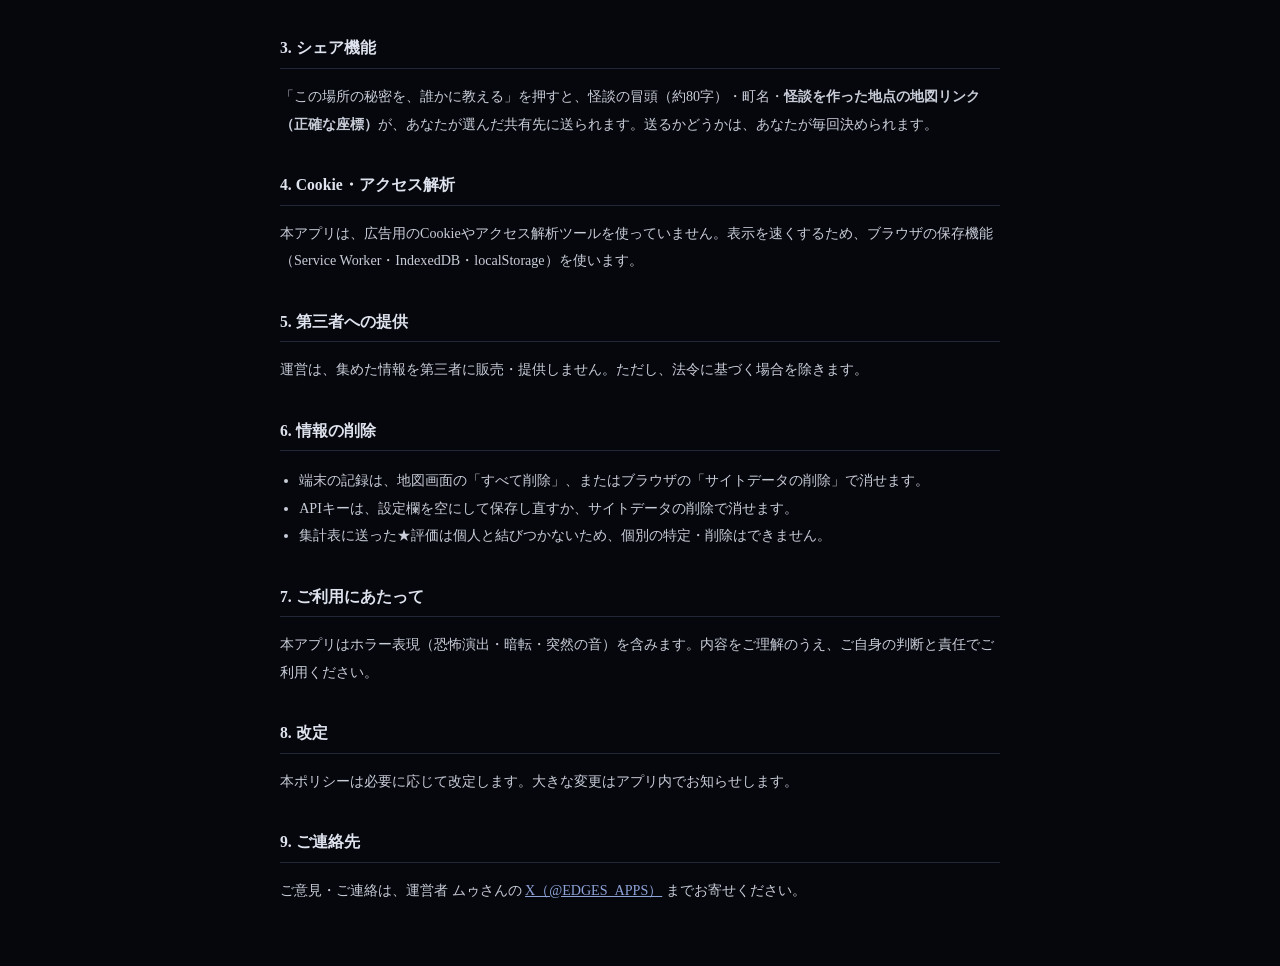
<file: privacy.html>
<!DOCTYPE html>
<html lang="ja">
<head>
    <meta name="robots" content="noindex, nofollow">
    <meta charset="UTF-8">
    <meta name="viewport" content="width=device-width, initial-scale=1.0, viewport-fit=cover">
    <script src="./app-version.js?v=0.175"></script>
    <title>プライバシーポリシー｜イマココ怪談</title>
    <link rel="icon" type="image/svg+xml" href="./favicon.svg">
    <meta name="theme-color" content="#030408">
    <style>
        body { margin: 0; background: #05070d; color: #c9cdd8; font-family: "Hiragino Mincho ProN", "Yu Mincho", serif; line-height: 1.95; }
        main { max-width: 720px; margin: 0 auto; padding: calc(1.6rem + env(safe-area-inset-top)) 1.3rem calc(3rem + env(safe-area-inset-bottom)); }
        h1 { font-size: 1.15rem; letter-spacing: .15em; margin: .4rem 0 .2rem; color: #e6e8ef; }
        h2 { font-size: .98rem; margin: 2rem 0 .5rem; padding-bottom: .25rem; border-bottom: 1px solid #222838; color: #dfe3ee; }
        p, li { font-size: .88rem; }
        ul { padding-left: 1.2rem; }
        table { width: 100%; border-collapse: collapse; font-size: .8rem; margin: .5rem 0; }
        th, td { border: 1px solid #262b3a; padding: .45em .55em; vertical-align: top; text-align: left; }
        th { background: #0c0f18; color: #9aa3bd; font-weight: normal; white-space: nowrap; }
        a { color: #8fa3d8; }
        .meta { font-size: .78rem; color: #7d8394; }
        .back { display: inline-block; margin-bottom: 1rem; font-size: .82rem; color: #aeb8d4; text-decoration: none; border: 1px solid #2c3242; border-radius: 6px; padding: .35em 1em; }
        .summary { background: #0c0f18; border: 1px solid #262b3a; border-radius: 8px; padding: .8rem 1rem; }
    </style>
</head>
<body>
<main>
    <a class="back" href="./index.html">← 戻る</a>
    <h1>プライバシーポリシー</h1>
    <p class="meta">運営者：ムゥさん（以下「運営」）／ 制定・施行：2026年10月8日</p>

    <div class="summary">
        <p><b>要点</b></p>
        <ul>
            <li>運営は、あなたのアカウント・氏名・メールアドレスを集めません。会員登録はありません。</li>
            <li>作った怪談・位置・APIキーは、<b>あなたの端末の中だけ</b>に保存されます。運営のサーバーには送られません。</li>
            <li>怪談を作るときは、位置をもとに外部のサービス（Google・国土地理院・OpenStreetMap・Wikipedia・天気）へ問い合わせます。</li>
            <li>★評価を付けたときだけ、話の種類・星の数などを運営の集計表に送ります（本文・座標・個人を特定する情報は送りません）。</li>
            <li>マイクは「息で消す」を使うときだけ使い、音は端末の中で強さを測るだけです。録音・送信はしません。</li>
        </ul>
    </div>

    <h2>1. 扱う情報と使い道</h2>
    <table>
        <tr><th>情報</th><th>使い道</th><th>保存場所</th></tr>
        <tr><td>位置情報（現在地、または手入力の座標）</td><td>その土地の事実を探し、怪談を作るため。地図に記録を表示するため</td><td>あなたの端末のみ</td></tr>
        <tr><td>作った怪談・題名・都道府県・町名・評価</td><td>読み返し・地図表示・並べ替えのため</td><td>あなたの端末のみ</td></tr>
        <tr><td>Gemini APIキー</td><td>あなた自身のキーで怪談・声を作るため</td><td>あなたの端末のみ（運営には送りません）</td></tr>
        <tr><td>語り手の声の音声</td><td>2回目以降、料金をかけずに再生するため（最近の15話分まで）</td><td>あなたの端末のみ</td></tr>
        <tr><td>設定（生成モデル・推敲・声など）</td><td>次回も同じ設定で使うため</td><td>あなたの端末のみ</td></tr>
        <tr><td>マイクの音</td><td>ろうそくを「息で消す」判定のため。音の強さと性質をその場で測るだけ</td><td>保存しません・送信しません</td></tr>
        <tr><td>★評価のときに送る情報（話の骨格の種類・星の数・日時・スポット名・エリア名）</td><td>怖い話の作り方を改善するため</td><td>運営の集計表（Googleスプレッドシート）</td></tr>
    </table>

    <h2>2. 外部サービスへの送信</h2>
    <p>本アプリは次のサービスを直接呼び出します。各サービスには、通信の性質上、あなたのIPアドレスやブラウザの情報も届きます。各サービスでの取り扱いは、それぞれのプライバシーポリシーに従います。</p>
    <table>
        <tr><th>サービス</th><th>送る内容</th><th>タイミング</th></tr>
        <tr><td>Google Gemini API</td><td>町名・住所の手がかり・土地の事実・時間帯・季節・天気・作成の指示（座標そのものは送りません）。声を作るときは怪談の文章</td><td>怪談を作るとき・声を作るとき・APIキーを確認するとき</td></tr>
        <tr><td>国土地理院（住所・地図タイル）</td><td>座標</td><td>怪談を作るとき・地図を開くとき</td></tr>
        <tr><td>OpenStreetMap Nominatim</td><td>座標</td><td>怪談を作るとき</td></tr>
        <tr><td>Wikipedia</td><td>座標・記事名</td><td>怪談を作るとき</td></tr>
        <tr><td>Open-Meteo（天気）</td><td>約1km単位に丸めた座標</td><td>怪談を作るとき</td></tr>
        <tr><td>Google Fonts／cdnjs</td><td>文字・地図部品の読み込み（通常のアクセス情報のみ）</td><td>画面を開くとき</td></tr>
    </table>
    <p><b>Gemini APIの無料枠について：</b>支払い方法を登録していない「無料枠」のキーで送った内容は、Googleの規約により、Googleのサービス改善に使われることがあります。</p>

    <h2>3. シェア機能</h2>
    <p>「この場所の秘密を、誰かに教える」を押すと、怪談の冒頭（約80字）・町名・<b>怪談を作った地点の地図リンク（正確な座標）</b>が、あなたが選んだ共有先に送られます。送るかどうかは、あなたが毎回決められます。</p>

    <h2>4. Cookie・アクセス解析</h2>
    <p>本アプリは、広告用のCookieやアクセス解析ツールを使っていません。表示を速くするため、ブラウザの保存機能（Service Worker・IndexedDB・localStorage）を使います。</p>

    <h2>5. 第三者への提供</h2>
    <p>運営は、集めた情報を第三者に販売・提供しません。ただし、法令に基づく場合を除きます。</p>

    <h2>6. 情報の削除</h2>
    <ul>
        <li>端末の記録は、地図画面の「すべて削除」、またはブラウザの「サイトデータの削除」で消せます。</li>
        <li>APIキーは、設定欄を空にして保存し直すか、サイトデータの削除で消せます。</li>
        <li>集計表に送った★評価は個人と結びつかないため、個別の特定・削除はできません。</li>
    </ul>

    <h2>7. ご利用にあたって</h2>
    <p>本アプリはホラー表現（恐怖演出・暗転・突然の音）を含みます。内容をご理解のうえ、ご自身の判断と責任でご利用ください。</p>

    <h2>8. 改定</h2>
    <p>本ポリシーは必要に応じて改定します。大きな変更はアプリ内でお知らせします。</p>

    <h2>9. ご連絡先</h2>
    <p>ご意見・ご連絡は、運営者 ムゥさんの <a href="https://x.com/EDGES_APPS" target="_blank" rel="noopener">X（@EDGES_APPS）</a> までお寄せください。</p>
</main>
</body>
</html>
</file>
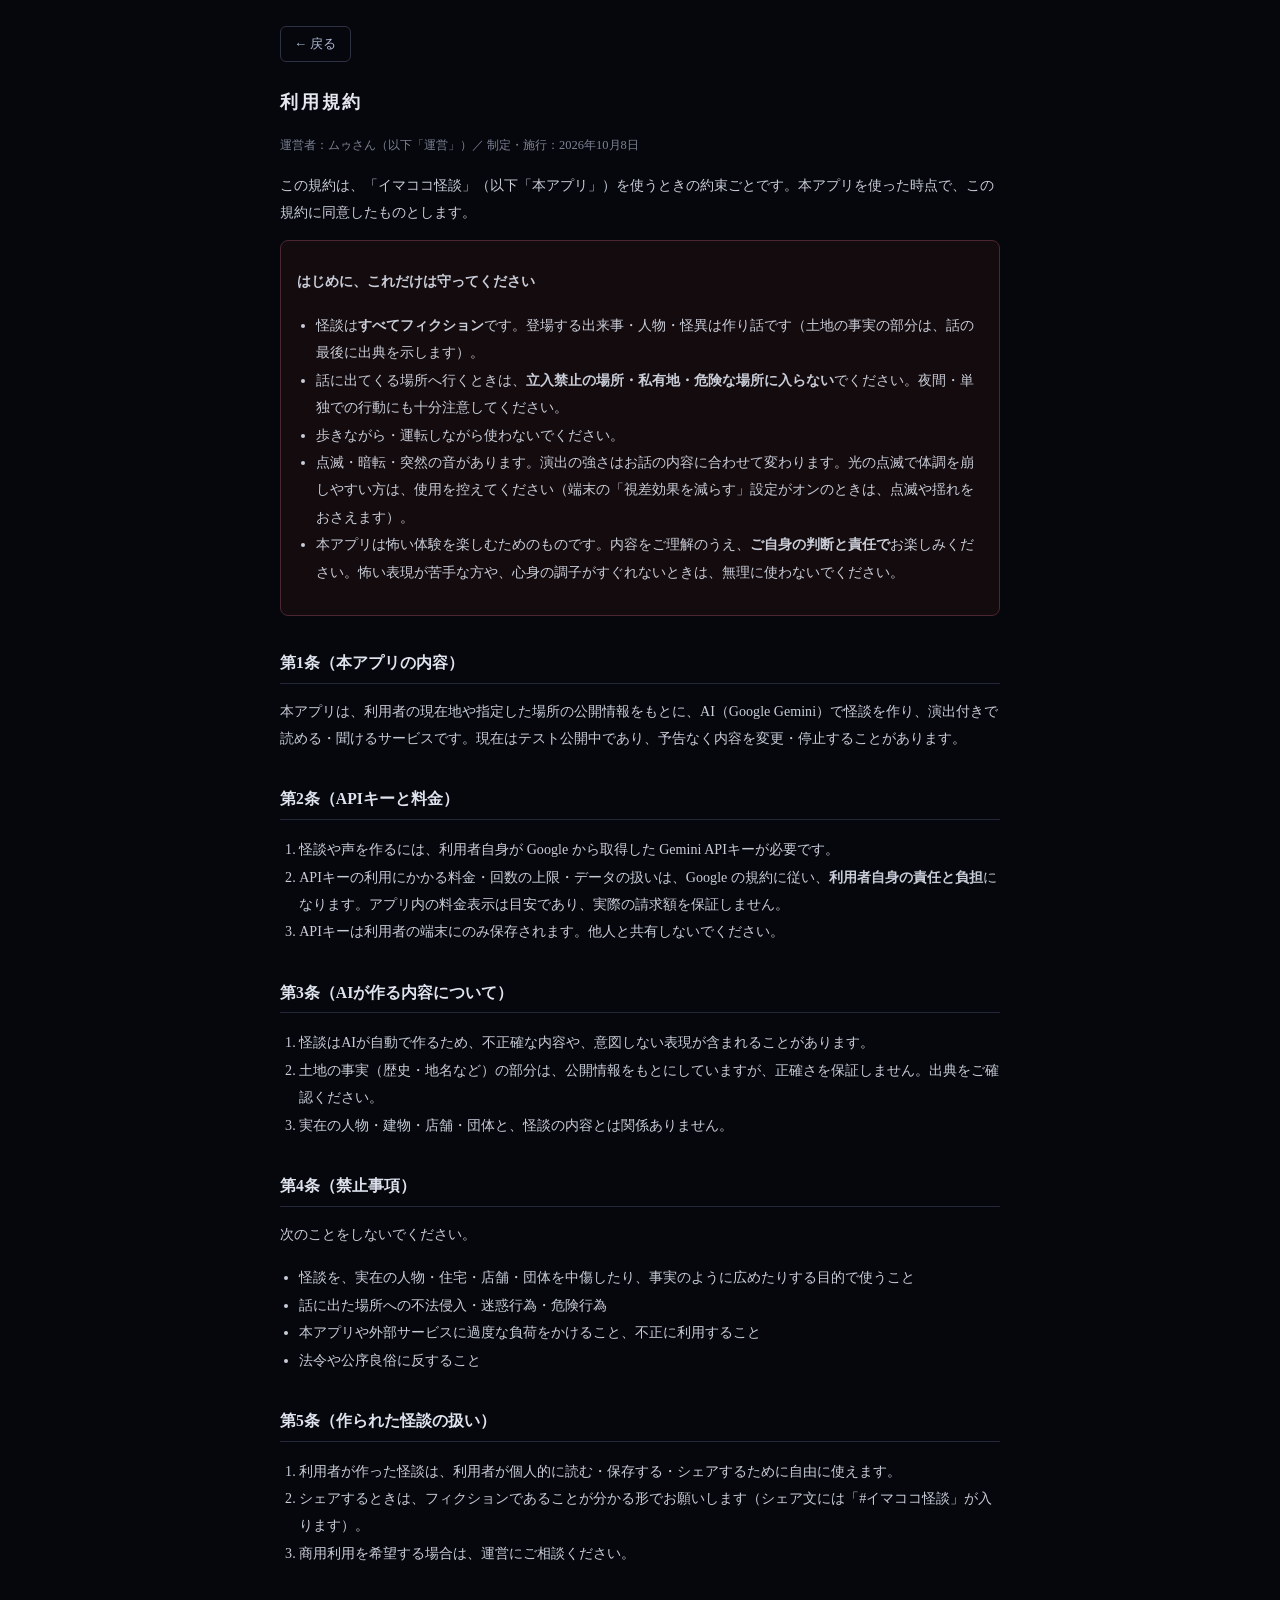
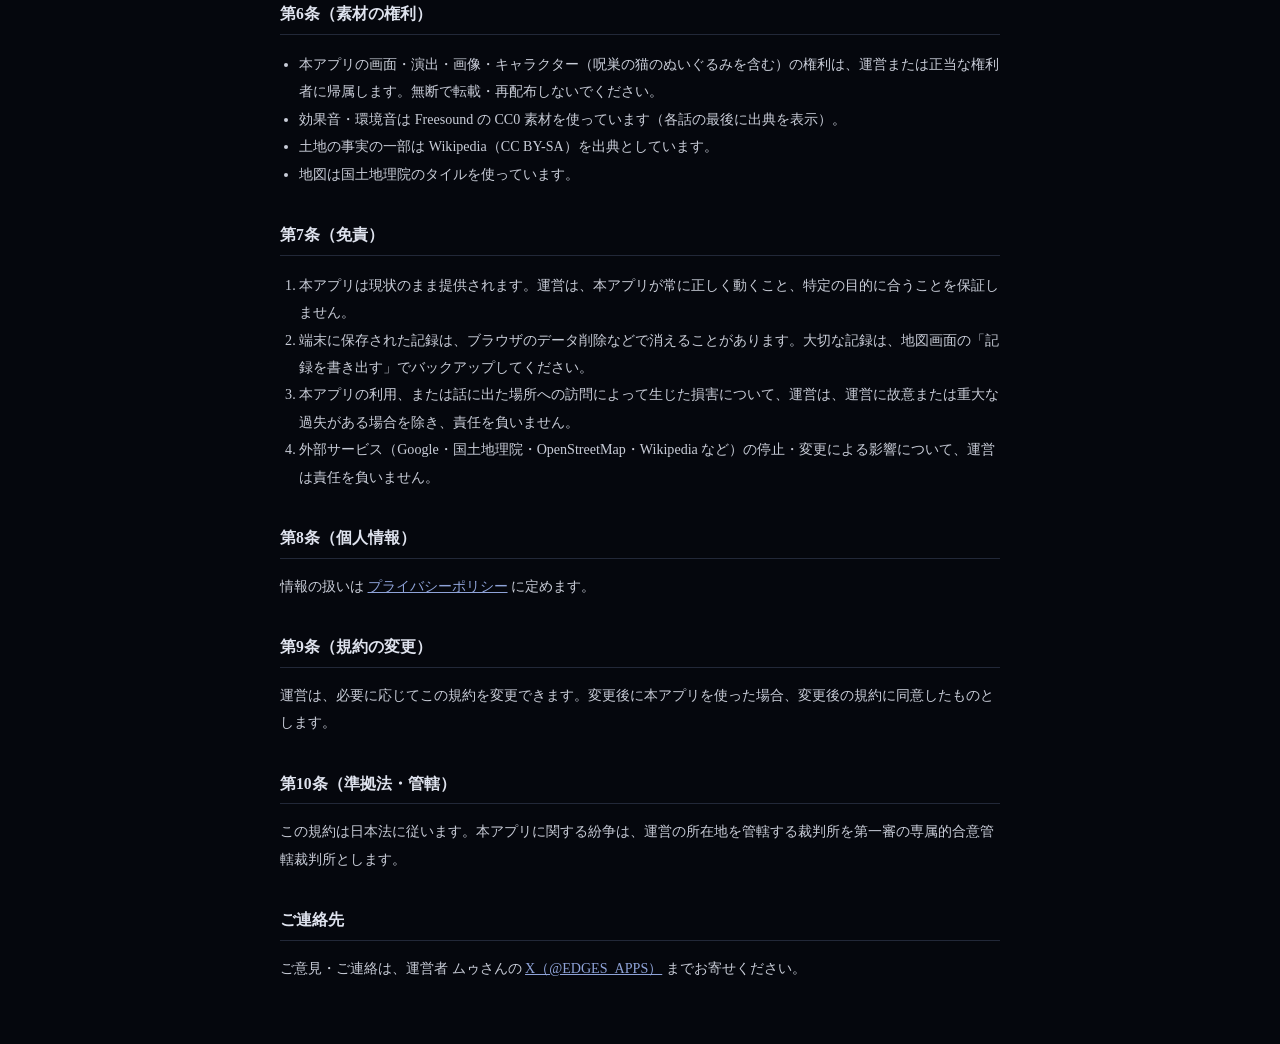
<file: terms.html>
<!DOCTYPE html>
<html lang="ja">
<head>
    <meta name="robots" content="noindex, nofollow">
    <meta charset="UTF-8">
    <meta name="viewport" content="width=device-width, initial-scale=1.0, viewport-fit=cover">
    <script src="./app-version.js?v=0.175"></script>
    <title>利用規約｜イマココ怪談</title>
    <link rel="icon" type="image/svg+xml" href="./favicon.svg">
    <meta name="theme-color" content="#030408">
    <style>
        body { margin: 0; background: #05070d; color: #c9cdd8; font-family: "Hiragino Mincho ProN", "Yu Mincho", serif; line-height: 1.95; }
        main { max-width: 720px; margin: 0 auto; padding: calc(1.6rem + env(safe-area-inset-top)) 1.3rem calc(3rem + env(safe-area-inset-bottom)); }
        h1 { font-size: 1.15rem; letter-spacing: .15em; margin: .4rem 0 .2rem; color: #e6e8ef; }
        h2 { font-size: .98rem; margin: 2rem 0 .5rem; padding-bottom: .25rem; border-bottom: 1px solid #222838; color: #dfe3ee; }
        p, li { font-size: .88rem; }
        ul, ol { padding-left: 1.2rem; }
        a { color: #8fa3d8; }
        .meta { font-size: .78rem; color: #7d8394; }
        .back { display: inline-block; margin-bottom: 1rem; font-size: .82rem; color: #aeb8d4; text-decoration: none; border: 1px solid #2c3242; border-radius: 6px; padding: .35em 1em; }
        .warn { background: #140b0e; border: 1px solid #4a2630; border-radius: 8px; padding: .8rem 1rem; }
    </style>
</head>
<body>
<main>
    <a class="back" href="./index.html">← 戻る</a>
    <h1>利用規約</h1>
    <p class="meta">運営者：ムゥさん（以下「運営」）／ 制定・施行：2026年10月8日</p>
    <p>この規約は、「イマココ怪談」（以下「本アプリ」）を使うときの約束ごとです。本アプリを使った時点で、この規約に同意したものとします。</p>

    <div class="warn">
        <p><b>はじめに、これだけは守ってください</b></p>
        <ul>
            <li>怪談は<b>すべてフィクション</b>です。登場する出来事・人物・怪異は作り話です（土地の事実の部分は、話の最後に出典を示します）。</li>
            <li>話に出てくる場所へ行くときは、<b>立入禁止の場所・私有地・危険な場所に入らない</b>でください。夜間・単独での行動にも十分注意してください。</li>
            <li>歩きながら・運転しながら使わないでください。</li>
            <li>点滅・暗転・突然の音があります。演出の強さはお話の内容に合わせて変わります。光の点滅で体調を崩しやすい方は、使用を控えてください（端末の「視差効果を減らす」設定がオンのときは、点滅や揺れをおさえます）。</li>
            <li>本アプリは怖い体験を楽しむためのものです。内容をご理解のうえ、<b>ご自身の判断と責任で</b>お楽しみください。怖い表現が苦手な方や、心身の調子がすぐれないときは、無理に使わないでください。</li>
        </ul>
    </div>

    <h2>第1条（本アプリの内容）</h2>
    <p>本アプリは、利用者の現在地や指定した場所の公開情報をもとに、AI（Google Gemini）で怪談を作り、演出付きで読める・聞けるサービスです。現在はテスト公開中であり、予告なく内容を変更・停止することがあります。</p>

    <h2>第2条（APIキーと料金）</h2>
    <ol>
        <li>怪談や声を作るには、利用者自身が Google から取得した Gemini APIキーが必要です。</li>
        <li>APIキーの利用にかかる料金・回数の上限・データの扱いは、Google の規約に従い、<b>利用者自身の責任と負担</b>になります。アプリ内の料金表示は目安であり、実際の請求額を保証しません。</li>
        <li>APIキーは利用者の端末にのみ保存されます。他人と共有しないでください。</li>
    </ol>

    <h2>第3条（AIが作る内容について）</h2>
    <ol>
        <li>怪談はAIが自動で作るため、不正確な内容や、意図しない表現が含まれることがあります。</li>
        <li>土地の事実（歴史・地名など）の部分は、公開情報をもとにしていますが、正確さを保証しません。出典をご確認ください。</li>
        <li>実在の人物・建物・店舗・団体と、怪談の内容とは関係ありません。</li>
    </ol>

    <h2>第4条（禁止事項）</h2>
    <p>次のことをしないでください。</p>
    <ul>
        <li>怪談を、実在の人物・住宅・店舗・団体を中傷したり、事実のように広めたりする目的で使うこと</li>
        <li>話に出た場所への不法侵入・迷惑行為・危険行為</li>
        <li>本アプリや外部サービスに過度な負荷をかけること、不正に利用すること</li>
        <li>法令や公序良俗に反すること</li>
    </ul>

    <h2>第5条（作られた怪談の扱い）</h2>
    <ol>
        <li>利用者が作った怪談は、利用者が個人的に読む・保存する・シェアするために自由に使えます。</li>
        <li>シェアするときは、フィクションであることが分かる形でお願いします（シェア文には「#イマココ怪談」が入ります）。</li>
        <li>商用利用を希望する場合は、運営にご相談ください。</li>
    </ol>

    <h2>第6条（素材の権利）</h2>
    <ul>
        <li>本アプリの画面・演出・画像・キャラクター（呪巣の猫のぬいぐるみを含む）の権利は、運営または正当な権利者に帰属します。無断で転載・再配布しないでください。</li>
        <li>効果音・環境音は Freesound の CC0 素材を使っています（各話の最後に出典を表示）。</li>
        <li>土地の事実の一部は Wikipedia（CC BY-SA）を出典としています。</li>
        <li>地図は国土地理院のタイルを使っています。</li>
    </ul>

    <h2>第7条（免責）</h2>
    <ol>
        <li>本アプリは現状のまま提供されます。運営は、本アプリが常に正しく動くこと、特定の目的に合うことを保証しません。</li>
        <li>端末に保存された記録は、ブラウザのデータ削除などで消えることがあります。大切な記録は、地図画面の「記録を書き出す」でバックアップしてください。</li>
        <li>本アプリの利用、または話に出た場所への訪問によって生じた損害について、運営は、運営に故意または重大な過失がある場合を除き、責任を負いません。</li>
        <li>外部サービス（Google・国土地理院・OpenStreetMap・Wikipedia など）の停止・変更による影響について、運営は責任を負いません。</li>
    </ol>

    <h2>第8条（個人情報）</h2>
    <p>情報の扱いは <a href="./privacy.html">プライバシーポリシー</a> に定めます。</p>

    <h2>第9条（規約の変更）</h2>
    <p>運営は、必要に応じてこの規約を変更できます。変更後に本アプリを使った場合、変更後の規約に同意したものとします。</p>

    <h2>第10条（準拠法・管轄）</h2>
    <p>この規約は日本法に従います。本アプリに関する紛争は、運営の所在地を管轄する裁判所を第一審の専属的合意管轄裁判所とします。</p>

    <h2>ご連絡先</h2>
    <p>ご意見・ご連絡は、運営者 ムゥさんの <a href="https://x.com/EDGES_APPS" target="_blank" rel="noopener">X（@EDGES_APPS）</a> までお寄せください。</p>
</main>
</body>
</html>
</file>
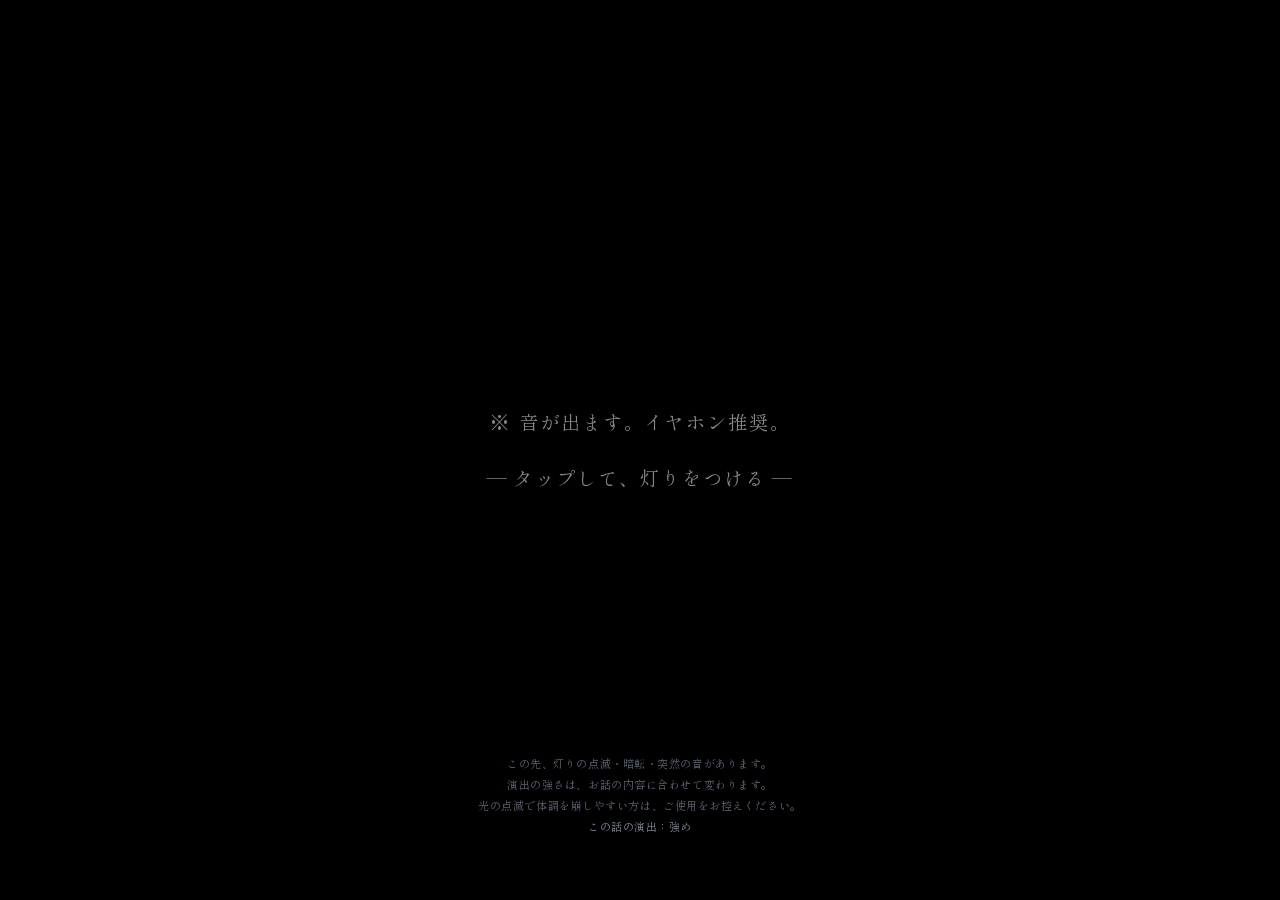
<file: viewer.html>
<!DOCTYPE html>
<html lang="ja">
<head>
    <meta name="robots" content="noindex, nofollow">
    <meta charset="UTF-8">
    <meta name="viewport" content="width=device-width, initial-scale=1.0, maximum-scale=1.0, user-scalable=no">
    <meta http-equiv="Cache-Control" content="no-cache, no-store, must-revalidate">
    <meta http-equiv="Pragma" content="no-cache">
    <meta http-equiv="Expires" content="0">
    <script src="./app-version.js?v=0.175"></script>
    <title>‎</title><!-- タイトルすら見せない -->
    <link rel="icon" type="image/svg+xml" href="./favicon.svg">
    <link rel="apple-touch-icon" href="./assets/apple-touch-icon.png">
    <meta name="theme-color" content="#030408">
    <meta name="apple-mobile-web-app-capable" content="yes">
    <meta name="apple-mobile-web-app-status-bar-style" content="black-translucent">
    <link href="https://fonts.googleapis.com/css2?family=Shippori+Mincho&display=swap" rel="stylesheet">
    <link rel="stylesheet" href="./style.css?v=0.175">
</head>
<body>
    <!-- 読書画面の背景画像（全作品共通・最背面） -->
    <div id="read-bg" aria-hidden="true">
        <!-- 背景のループ動画（読み込めない端末では下の画像のまま） -->
        <video id="read-bg-video" muted loop playsinline autoplay preload="auto" disablepictureinpicture></video>
    </div>
    <!-- 街灯のゆらぎ用の暗幕（lamp.jsが濃さを動かす） -->
    <div id="lamp-dim" aria-hidden="true"></div>

    <!-- ユーザーのタップを促すスタート画面（Audio制限解除用） -->
    <div id="start-screen">
        <p>※ 音が出ます。イヤホン推奨。<br><br>― タップして、灯りをつける ―</p>
        <p class="ss-warn">この先、灯りの点滅・暗転・突然の音があります。<br>演出の強さは、お話の内容に合わせて変わります。<br>光の点滅で体調を崩しやすい方は、ご使用をお控えください。<br><span id="ss-level"></span></p>
    </div>

    <!-- 離脱導線（読書中いつでも戻れる。スタート画面後に出現） -->
    <a id="exit-btn" href="./index.html" aria-label="やめる" title="やめる">✕</a>

    <!-- 初回のみのスワイプ案内（縦書き右→左。一度スワイプで消える） -->
    <div id="swipe-hint" aria-hidden="true">
        <span class="sh-arrow">‹</span>
        <span class="sh-text">左へ スワイプ</span>
    </div>

    <!-- 作品ごとの背景画像（最暗部レイヤー。bgImage指定時のみ表示） -->
    <div id="bg-layer"></div>

    <!-- 全画面エフェクト用オーバーレイ（FLASH / BLACKOUT） -->
    <div id="fx-overlay"></div>

    <!-- UI: スポットライトの光源（天井から照らしているイメージ） -->
    <div id="light-source"></div>

    <!-- 光の円錐ビームと床の照り返し -->
    <div id="light-beam"></div>
    <div id="floor-glow"></div>

    <!-- 画面全体を覆う暗闇とスポットライトのフィルター -->
    <div id="spotlight-overlay"></div>

    <!-- 縦書きスクロール領域（中身はviewer.jsが構築する） -->
    <main id="story-container"></main>

    <!-- 出典エンドロール（読了後の「種明かし」。現実モード=横書き） -->
    <div id="endroll">
        <div class="er-inner">
            <p class="er-title">── この話の、ほんとうのところ。</p>
            <div id="er-facts"></div>
            <p class="er-note" id="er-note"></p>
            <div id="er-sound" class="er-sound" hidden></div>
            <div id="er-rate" class="er-rate" hidden>
                <p class="er-rate-label">この怪談は、こわかったですか</p>
                <div id="er-stars" class="er-stars" role="radiogroup" aria-label="5段階で評価">
                    <button class="er-star" data-v="1" aria-label="星1">★</button>
                    <button class="er-star" data-v="2" aria-label="星2">★</button>
                    <button class="er-star" data-v="3" aria-label="星3">★</button>
                    <button class="er-star" data-v="4" aria-label="星4">★</button>
                    <button class="er-star" data-v="5" aria-label="星5">★</button>
                </div>
                <p id="er-rate-thanks" class="er-rate-thanks" hidden>ありがとう。記録しました。</p>
            </div>
            <div class="er-actions">
                <button id="er-share" class="er-btn">この場所の秘密を、誰かに教える</button>
                <a href="./map.html" class="er-btn er-link">📍 この話を、地図にしまう</a>
            </div>
        </div>
    </div>

    <script src="./config.js?v=0.175"></script>
    <script src="./settings.js?v=0.175"></script>
    <script src="./stories.js?v=0.175"></script>
    <script src="./db.js?v=0.175"></script>
    <script src="./sound_cues.js?v=0.175"></script>
    <script src="./audio.js?v=0.175"></script>
    <script src="./lamp.js?v=0.175"></script>
    <script src="./scare.js?v=0.175"></script>
    <script src="./candle.js?v=0.175"></script>
    <script src="./narrator.js?v=0.175"></script>
    <script src="./sharecard.js?v=0.175"></script>
    <script src="./viewer.js?v=0.175"></script>
</body>
</html>
</file>
<file: home.css>
/* イマココ怪談 - ホーム/マップ共通スタイル */
* { margin: 0; padding: 0; box-sizing: border-box; }
.hidden { display: none !important; }

html { background-color: #030408; }   /* 最背面の保険色 */

body {
    background-color: transparent;     /* ホーム背景画像(#home-bg)を透けさせる */
    background-image: radial-gradient(#0d0d12 1px, transparent 1px);
    background-size: 4px 4px;
    color: #c9c9c9;
    font-family: "Shippori Mincho", "Noto Serif JP", serif;
    min-height: 100dvh;
    -webkit-tap-highlight-color: transparent;
    touch-action: manipulation; /* ダブルタップでの拡大を無効化 */
    text-size-adjust: 100%;
    -webkit-text-size-adjust: 100%;
}

/* ---- ホーム背景画像（CSS Image Glitch：RGB色ずれのスライスが時々走る） ---- */
#home-bg {
    position: fixed;
    inset: 0;
    z-index: -2;
    overflow: hidden;
    background: #030408 url("./assets/home_bg.jpg") center center / cover no-repeat;
    animation: bg-glitch-base 6.5s steps(1, end) infinite;
}
/* 同じ画像を色付き＋オフセットで重ね、時々スライスして“色ずれ”を出す2層 */
#home-bg::before,
#home-bg::after {
    content: "";
    position: absolute;
    inset: 0;
    background: inherit;          /* 同じ背景画像を継承 */
    mix-blend-mode: screen;
    opacity: 0;
    pointer-events: none;
}
#home-bg::before {                /* 赤寄せ・左へ */
    filter: brightness(1.1) sepia(0.6) saturate(4) hue-rotate(-35deg);
    animation: bg-glitch-r 6.5s steps(1, end) infinite;
}
#home-bg::after {                 /* シアン寄せ・右へ */
    filter: brightness(1.1) sepia(0.6) saturate(4) hue-rotate(150deg);
    animation: bg-glitch-c 6.5s steps(1, end) infinite;
}
@keyframes bg-glitch-base {
    0%, 90%, 100% { transform: translateX(0); filter: none; }
    91% { transform: translateX(3px);  filter: contrast(1.15) brightness(1.05); }
    92% { transform: translateX(-2px); }
    94% { transform: translateX(2px);  filter: hue-rotate(8deg); }
    96% { transform: translateX(0);    filter: none; }
}
@keyframes bg-glitch-r {
    0%, 90%, 100% { opacity: 0; clip-path: inset(50% 0 50% 0); transform: translateX(0); }
    91% { opacity: .55; clip-path: inset(15% 0 60% 0); transform: translateX(-8px); }
    93% { opacity: .50; clip-path: inset(62% 0 16% 0); transform: translateX(7px); }
    95% { opacity: .55; clip-path: inset(38% 0 40% 0); transform: translateX(-5px); }
    96% { opacity: 0; }
}
@keyframes bg-glitch-c {
    0%, 90%, 100% { opacity: 0; clip-path: inset(50% 0 50% 0); transform: translateX(0); }
    91% { opacity: .50; clip-path: inset(55% 0 20% 0); transform: translateX(8px); }
    93% { opacity: .55; clip-path: inset(20% 0 58% 0); transform: translateX(-7px); }
    95% { opacity: .50; clip-path: inset(42% 0 34% 0); transform: translateX(6px); }
    96% { opacity: 0; }
}
/* 文字が読めるよう暗くする層（グリッチ層とは別に重ねる） */
#home-dim {
    position: fixed;
    inset: 0;
    z-index: -1;
    pointer-events: none;
    background: linear-gradient(to bottom,
        rgba(3,4,8,0.72) 0%,
        rgba(3,4,8,0.48) 38%,
        rgba(3,4,8,0.66) 70%,
        rgba(3,4,8,0.90) 100%);
}

/* ---- 環境演出レイヤー ---- */
#noise-canvas {
    position: fixed;
    inset: 0;
    width: 100vw;
    height: 100dvh;
    z-index: 0;
    opacity: 0.045; /* 極薄の砂嵐 */
    pointer-events: none;
    mix-blend-mode: screen;
}
#vignette {
    position: fixed;
    inset: 0;
    z-index: 1;
    pointer-events: none;
    background: radial-gradient(ellipse 75% 75% at 50% 45%,
        transparent 35%, rgba(0,0,0,0.55) 80%, rgba(0,0,0,0.92) 100%);
}
#dread-flash {
    position: fixed;
    inset: 0;
    z-index: 2;
    pointer-events: none;
    opacity: 0;
    transition: opacity 0.5s ease;
}
#dread-flash.show { opacity: 1; }

/* ---- ホーム ---- */
.home {
    position: relative;
    z-index: 3; /* 演出レイヤーより前面 */
    min-height: 100dvh;
    display: flex;
    flex-direction: column;
    align-items: center;
    justify-content: center;
    gap: 1.6rem;
    padding: 2rem 1.5rem;
    padding-top: calc(2rem + env(safe-area-inset-top));
    padding-bottom: calc(2rem + env(safe-area-inset-bottom));
    text-align: center;
}
.home h1 {
    position: relative;
    font-size: 1.7rem;
    letter-spacing: 0.45em;
    margin-left: 0.45em;
    color: #e8e8e8;
    text-shadow: 0 0 18px rgba(138, 180, 248, 0.3), 0 0 2px rgba(160, 30, 30, 0.4);
    animation: title-flicker 8s infinite;
}
@keyframes title-flicker {
    0%, 88%, 93%, 100% { opacity: 1; }
    90% { opacity: 0.25; }
    91% { opacity: 0.85; }
    92% { opacity: 0.4; }
}
/* 赤い残像(常時かすかに) */
.home h1::before {
    content: "イマココ怪談";
    position: absolute;
    inset: 0;
    color: transparent;
    text-shadow: 1.5px 0 2px rgba(200, 30, 30, 0.45);
    z-index: -1;
    animation: title-ghost 6s ease-in-out infinite;
}
@keyframes title-ghost {
    0%, 100% { transform: translate(0, 0); opacity: 0.5; }
    50% { transform: translate(-1px, 0); opacity: 0.8; }
}
/* JSで一瞬付与されるグリッチ */
.home h1.glitch {
    animation: title-glitch 0.32s steps(2) 1;
}
@keyframes title-glitch {
    0% { transform: translate(0,0); text-shadow: -2px 0 1px rgba(0,255,255,0.5), 2px 0 1px rgba(255,0,0,0.5); }
    25% { transform: translate(2px,-1px); }
    50% { transform: translate(-2px,1px); text-shadow: 2px 0 1px rgba(0,255,255,0.5), -2px 0 1px rgba(255,0,0,0.5); }
    75% { transform: translate(1px,1px); }
    100% { transform: translate(0,0); }
}
/* ---- ロゴ（2026-10・縦組み／ピンの先から裂け目）。形は tools/build_logo.py が index.html に埋め込む ----
   出る順: 怪 → イマココ → ピンが刺さる → 先から裂ける → 談がずれて現れる → 目が開く → 以後ときどき瞬き */
.home h1.logo { letter-spacing: 0; margin-left: 0; line-height: 0; text-shadow: none; }
.home h1.logo::before { content: none; }
.home h1.logo.glitch { filter: drop-shadow(-2px 0 0 rgba(0,255,255,.45)) drop-shadow(2px 0 0 rgba(255,0,0,.45)); }
.logo-svg {
    width: min(48vw, 184px);   /* 横幅に左右対称の余白を足したので、文字の大きさは前と同じ */
    height: auto;
    overflow: visible;
    filter: drop-shadow(0 0 14px rgba(138, 180, 248, 0.18));
}
.logo-svg .lg-kai   { animation: lg-kai 1s ease-out .2s both; }
.logo-svg .lg-c     { animation: lg-c .4s ease-out both; animation-delay: calc(.8s + var(--i) * .14s); }
.logo-svg .lg-pin   { animation: lg-pin .55s cubic-bezier(.55,0,.8,.2) 1.5s both; }
.logo-svg .lg-crack-r { transform-origin: 0% 50%; }      /* ピンの先(各裂け目の根元)から伸びる */
.logo-svg .lg-crack-l { transform-origin: 100% 50%; }
.logo-svg .lg-crack { transform-box: fill-box;
                      filter: drop-shadow(0 0 2.5px rgba(208,22,50,.8));
                      animation: lg-crack .45s cubic-bezier(.2,.9,.3,1) 2s both, lg-glow 5s ease-in-out 3s infinite; }
.logo-svg .lg-dan   { transform: translate(5px, 2px); animation: lg-dan .7s ease-out 2.1s both; }
.logo-svg .lg-slit  { transform-box: fill-box; transform-origin: center;
                      animation: lg-open .35s ease-out 2.75s both, lg-blink 7s ease-in-out 4.5s infinite; }
.logo-svg .lg-latin { animation: lg-fade .8s ease-out 3s both; }

@keyframes lg-kai {
    0%   { opacity: 0; filter: blur(6px); }
    30%  { opacity: .7; }
    38%  { opacity: .15; }
    50%  { opacity: .9; filter: blur(1px); }
    100% { opacity: 1; filter: blur(0); }
}
@keyframes lg-c    { from { opacity: 0; transform: translateY(-5px); } to { opacity: 1; transform: none; } }
@keyframes lg-pin  {
    0%   { opacity: 0; transform: translateY(-70px); }
    70%  { opacity: 1; transform: translateY(2px); }
    85%  { transform: translateY(-1px); }
    100% { opacity: 1; transform: none; }
}
@keyframes lg-crack { from { transform: scaleX(0); } to { transform: scaleX(1); } }
@keyframes lg-glow  { 0%, 100% { opacity: 1; } 50% { opacity: .7; } }
@keyframes lg-dan   {
    0%   { opacity: 0; transform: translate(0, 0); }
    35%  { opacity: 1; transform: translate(0, 0); }
    50%  { transform: translate(8px, 3px); }
    62%  { transform: translate(3px, 1px); }
    100% { opacity: 1; transform: translate(5px, 2px); }
}
@keyframes lg-open  { from { transform: scaleX(0); } to { transform: scaleX(1); } }
/* 瞬き → 少し横を見る → 戻る */
@keyframes lg-blink {
    0%, 60%, 100% { transform: none; }
    62%  { transform: scaleX(.1); }
    64%  { transform: none; }
    78%  { transform: translateX(-4px); }
    90%  { transform: translateX(-4px); }
}
@keyframes lg-fade  { from { opacity: 0; } to { opacity: 1; } }
@media (prefers-reduced-motion: reduce) {
    .logo-svg *, .home h1.logo { animation: none !important; }
}

.copy {
    margin-top: 1rem;
    font-size: 0.85rem;
    color: #aab0ba;
    line-height: 2.2;
    letter-spacing: 0.12em;
}

.big-btn {
    position: relative;
    font-family: inherit;
    font-size: 1.05rem;
    letter-spacing: 0.18em;
    color: #dfe6ff;
    background: radial-gradient(ellipse at 50% 0%, #232c45, #141a2b);
    border: 1px solid #3d4d77;
    border-radius: 0;
    /* サイバーパンク風に角を斜めにカット */
    clip-path: polygon(0 0, calc(100% - 14px) 0, 100% 14px, 100% 100%, 14px 100%, 0 calc(100% - 14px));
    padding: 1.3em 2.4em;
    cursor: pointer;
    width: min(420px, 88vw);
    transition: all 0.4s;
    /* 微かに脈打つ(鼓動) */
    animation: btn-breath 3.2s ease-in-out infinite;
}
/* ホバー時に出るシアン／マゼンタのグリッチ複製レイヤー(文字) */
.big-btn::before,
.big-btn::after {
    content: attr(data-text);
    position: absolute;
    inset: 0;
    display: flex;
    align-items: center;
    justify-content: center;
    font: inherit;
    letter-spacing: inherit;
    opacity: 0;
    pointer-events: none;
    text-shadow: 0 0 6px currentColor;
}
@keyframes btn-breath {
    0%, 100% { box-shadow: 0 0 8px rgba(120, 30, 40, 0.15); border-color: #3d4d77; }
    50% { box-shadow: 0 0 22px rgba(150, 35, 45, 0.35); border-color: #5a4060; }
}
.big-btn:hover:not(:disabled) {
    /* ホバー中は斜めジッターを繰り返す(サイバーパンク) */
    animation: cyber-skew 0.5s steps(2, end) infinite;
    color: #fff;
    box-shadow: 0 0 30px rgba(0, 200, 255, 0.25), 0 0 30px rgba(255, 40, 90, 0.25), inset 0 0 24px rgba(120, 20, 30, 0.3);
    border-color: #8a4a5a;
    letter-spacing: 0.22em;
}
/* シアン層：左へ・スライスして明滅 */
.big-btn:hover:not(:disabled)::before {
    color: #00eaff;
    opacity: 0.9;
    animation: cyber-glitch-a 0.5s steps(2, end) infinite;
}
/* マゼンタ層：右へ・反対のスライス */
.big-btn:hover:not(:disabled)::after {
    color: #ff2d6b;
    opacity: 0.9;
    animation: cyber-glitch-b 0.5s steps(2, end) infinite;
}
@keyframes cyber-skew {
    0%   { transform: translateX(0) skewX(0); }
    20%  { transform: translateX(2px) skewX(-4deg); }
    40%  { transform: translateX(-2px) skewX(4deg); }
    60%  { transform: translateX(1px) skewX(-2deg); }
    100% { transform: translateX(0) skewX(0); }
}
@keyframes cyber-glitch-a {
    0%   { clip-path: inset(8% 0 78% 0);  transform: translate(-5px, -2px); }
    20%  { clip-path: inset(58% 0 12% 0); transform: translate(5px, 2px); }
    40%  { clip-path: inset(30% 0 46% 0); transform: translate(-4px, 0); }
    60%  { clip-path: inset(72% 0 6% 0);  transform: translate(4px, 1px); }
    80%  { clip-path: inset(44% 0 36% 0); transform: translate(-3px, -1px); }
    100% { clip-path: inset(0 0 0 0);     transform: translate(0, 0); opacity: 0; }
}
@keyframes cyber-glitch-b {
    0%   { clip-path: inset(70% 0 8% 0);  transform: translate(5px, 2px); }
    20%  { clip-path: inset(15% 0 60% 0); transform: translate(-5px, -2px); }
    40%  { clip-path: inset(48% 0 30% 0); transform: translate(4px, 0); }
    60%  { clip-path: inset(10% 0 75% 0); transform: translate(-4px, 1px); }
    80%  { clip-path: inset(36% 0 44% 0); transform: translate(3px, -1px); }
    100% { clip-path: inset(0 0 0 0);     transform: translate(0, 0); opacity: 0; }
}
.big-btn:disabled {
    opacity: 0.55;
    cursor: wait;
}

.status {
    min-height: 1.6em;
    font-size: 0.82rem;
    letter-spacing: 0.15em;
    color: #666;
}
.status.tuning {
    color: #8a93ad;
    animation: tuning-blink 1.6s infinite;
}
@keyframes tuning-blink {
    0%, 100% { opacity: 1; }
    50% { opacity: 0.35; }
}
.status.error { color: #a05555; }

/* 待ち時間の「この場所の記録」（2026-10・wait_feed.js） */
.wait-feed { width: min(420px, 88vw); margin-top: -0.6rem; text-align: left; }
.wait-feed[hidden] { display: none; }
.wait-feed .wf-head { margin: 0 0 0.7rem; font-size: 0.78rem; letter-spacing: 0.08em; color: #8a93ad; line-height: 1.7; text-align: center; }
.wait-feed .wf-card { min-height: 8.5rem; padding: 1rem 1.1rem; border: 1px solid rgba(150, 160, 190, 0.18); border-radius: 8px;
    background: rgba(3, 4, 8, 0.55); opacity: 0; transform: translateY(4px); transition: opacity .45s ease, transform .45s ease; }
.wait-feed .wf-card.in { opacity: 1; transform: none; }
.wait-feed .wf-label { margin: 0 0 0.5rem; font-size: 0.7rem; letter-spacing: 0.15em; color: #a0485a; display: flex; justify-content: space-between; gap: 1em; }
.wait-feed .wf-dist { color: #6a7080; letter-spacing: 0.05em; }
.wait-feed .wf-title { margin: 0 0 0.35rem; font-size: 0.92rem; color: #dfe2ea; letter-spacing: 0.06em; }
.wait-feed .wf-text { margin: 0; font-size: 0.8rem; line-height: 1.85; color: #a7adba; }
.wait-feed .wf-src { margin: 0.5rem 0 0; font-size: 0.66rem; color: #5f6575; }
.status.done { color: #b8c4e0; }

.home-nav { width: min(420px, 88vw); }
/* アプリ自体を教えるボタン（2026-10・app_share.js） */
.share-app-btn { display: block; margin: 0.7rem auto 0; min-height: 44px; padding: 0 1.4em; background: transparent;
    border: 1px solid rgba(150, 160, 190, 0.25); border-radius: 999px; color: #8f98b3; font: inherit; font-size: 0.82rem;
    letter-spacing: 0.15em; cursor: pointer; }
.share-app-btn:hover, .share-app-btn:active { color: #cfd6ea; border-color: rgba(170, 190, 230, 0.5); }
#app-share-panel { display: flex; flex-wrap: wrap; justify-content: center; gap: 0.5rem; margin-top: 0.7rem; }
#app-share-panel .as-btn { min-height: 40px; padding: 0 1.1em; display: inline-flex; align-items: center; border-radius: 8px;
    background: rgba(28, 34, 51, .8); border: 1px solid #3a4360; color: #e3e6ee; font: inherit; font-size: 0.8rem; text-decoration: none; cursor: pointer; }
#app-share-panel .as-close { flex-basis: 100%; background: none; border: 0; color: #6a7080; font: inherit; font-size: 0.75rem; cursor: pointer; padding: .4em; }
.home-nav .nav-link {
    display: flex;
    align-items: center;
    justify-content: center;
    gap: 0.4em;
    min-height: 52px;
    width: 100%;
    color: #aeb8d4;
    font-size: 0.95rem;
    letter-spacing: 0.12em;
    text-decoration: none;
    background: rgba(20, 24, 36, 0.55);
    border: 1px solid #2c3242;
    border-radius: 6px;
    transition: all 0.3s;
    -webkit-tap-highlight-color: transparent;
}
.home-nav .nav-link:hover,
.home-nav .nav-link:active {
    color: #e6ecff;
    border-color: #5a6fa8;
    background: rgba(28, 34, 52, 0.8);
}
/* 「集めた怪談の地図」ボタンにもサイバーパンクグリッチを適用 */
.home-nav .nav-link {
    position: relative;
    border-radius: 0;
    clip-path: polygon(0 0, calc(100% - 10px) 0, 100% 10px, 100% 100%, 10px 100%, 0 calc(100% - 10px));
}
.home-nav .nav-link::before,
.home-nav .nav-link::after {
    content: attr(data-text);
    position: absolute;
    inset: 0;
    display: flex;
    align-items: center;
    justify-content: center;
    font: inherit;
    letter-spacing: inherit;
    opacity: 0;
    pointer-events: none;
    text-shadow: 0 0 6px currentColor;
}
.home-nav .nav-link:hover::before {
    color: #00eaff;
    opacity: 0.9;
    animation: cyber-glitch-a 0.5s steps(2, end) infinite;
}
.home-nav .nav-link:hover::after {
    color: #ff2d6b;
    opacity: 0.9;
    animation: cyber-glitch-b 0.5s steps(2, end) infinite;
}
.home-nav .nav-link:hover {
    animation: cyber-skew 0.5s steps(2, end) infinite;
}

.pin-count {
    font-size: 0.75rem;
    color: #8e93a0;
    letter-spacing: 0.2em;
}

.settings {
    width: min(420px, 88vw);
    text-align: left;
    border: 1px solid #1c1f2a;
    border-radius: 6px;
    padding: 0.7rem 1rem;
    background: rgba(15, 17, 24, 0.6);
}
.settings summary {
    font-size: 0.78rem;
    color: #666;
    cursor: pointer;
    letter-spacing: 0.15em;
}
.settings label {
    display: block;
    font-size: 0.75rem;
    color: #888;
    margin-top: 0.8rem;
}
.settings input,
.settings select {
    display: block;
    width: 100%;
    margin-top: 0.4rem;
    background: #07080c;
    color: #ddd;
    border: 1px solid #262b3a;
    border-radius: 5px;
    padding: 0.6em 0.7em;
    font-family: inherit;
    /* iOSは16px未満の入力欄にフォーカスすると自動拡大するため16px固定 */
    font-size: 16px;
}
.settings label.toggle-row {
    display: flex;
    align-items: center;
    gap: 0.6em;
    cursor: pointer;
    color: #aab0ba;
}
.settings label.toggle-row input {
    display: inline-block;
    width: auto;
    margin: 0;
    accent-color: #8a4a5a;
    transform: scale(1.2);
}
/* チェックで何が変わるかの説明（2026-10） */
.settings label.toggle-row:has(.toggle-text) { align-items: flex-start; }
.settings label.toggle-row:has(.toggle-text) input { margin-top: 0.3em; flex: none; }
.settings .toggle-text { display: block; text-align: left; line-height: 1.5; }
.settings .toggle-text b { font-weight: normal; color: #d6d9e0; }
.settings .toggle-text small { display: block; margin-top: 0.25em; font-size: 0.72rem; color: #8a909c; line-height: 1.65; }
.settings .cost-table th:last-child, .settings .cost-table td:last-child { white-space: nowrap; }
.settings .note {
    font-size: 0.68rem;
    color: #555;
    line-height: 1.8;
    margin-top: 0.6rem;
}

footer p {
    font-size: 0.7rem;
    color: #80858f;
    letter-spacing: 0.15em;
}
footer p.app-ver {
    font-size: 0.62rem;
    color: #333;
    letter-spacing: 0.18em;
    margin-top: 0.4rem;
    font-variant-numeric: tabular-nums;
}

/* ---- 診断ログパネル ---- */
.log-toolbar {
    display: flex;
    gap: 0.5rem;
    margin: 0.7rem 0 0.5rem;
}
.log-output {
    background: #04050a;
    border: 1px solid #1c1f2a;
    border-radius: 5px;
    color: #7f8a6e;
    font-family: "SF Mono", Menlo, Consolas, monospace;
    font-size: 0.66rem;
    line-height: 1.7;
    padding: 0.6rem 0.7rem;
    max-height: 220px;
    overflow-y: auto;
    white-space: pre-wrap;
    word-break: break-all;
    user-select: text;
    -webkit-user-select: text;
}
.log-output:empty::before {
    content: "(まだログはありません)";
    color: #3a3f4e;
}

/* ---- マップ画面 ---- */
.map-page {
    display: flex;
    flex-direction: column;
    min-height: 100dvh;
}
.map-header {
    display: flex;
    align-items: center;
    justify-content: space-between;
    padding: 0.8rem 1.2rem;
    /* iPhoneの時刻・電池表示(ノッチ/ダイナミックアイランド)と重ならないよう、その高さぶん下げる(2026-10) */
    padding-top: calc(0.8rem + env(safe-area-inset-top));
    padding-left: max(1.2rem, env(safe-area-inset-left));
    padding-right: max(1.2rem, env(safe-area-inset-right));
}
.map-header h1 {
    font-size: 1rem;
    letter-spacing: 0.3em;
    color: #e0e0e0;
}
.map-header a {
    display: inline-flex;
    align-items: center;
    justify-content: center;
    min-height: 44px;
    min-width: 88px;
    padding: 0 1.1em;
    color: #aeb8d4;
    font-size: 0.85rem;
    text-decoration: none;
    letter-spacing: 0.1em;
    background: rgba(20, 24, 36, 0.55);
    border: 1px solid #2c3242;
    border-radius: 6px;
    transition: all 0.3s;
    -webkit-tap-highlight-color: transparent;
}
.map-header a:hover,
.map-header a:active {
    color: #e6ecff;
    border-color: #5a6fa8;
    background: rgba(28, 34, 52, 0.8);
}

#map {
    height: 52dvh;
    width: 100%;
    background: #05060a;
    border-top: 1px solid #1c1f2a;
    border-bottom: 1px solid #1c1f2a;
}
/* 地理院タイルを「闇の地図」に反転 */
#map .leaflet-tile {
    filter: invert(1) hue-rotate(190deg) brightness(0.62) contrast(1.15) saturate(0.5);
}
#map .leaflet-control-attribution {
    background: rgba(3, 4, 8, 0.75);
    color: #666;
}
#map .leaflet-control-attribution a { color: #8a93ad; }
/* ルート要素(.pin-marker)はLeafletが位置決めに使うので transform を当てない */
.pin-marker.pin-active { z-index: 1000 !important; }
/* 拡大・脈打ち・色は内側の glyph にのみ当てる */
.pin-glyph {
    display: block;
    font-size: 22px;
    line-height: 1;
    transform-origin: 50% 90%; /* ピン先端を基準に拡大 */
    filter: grayscale(0.7) brightness(0.85) drop-shadow(0 0 4px rgba(0, 0, 0, 0.6));
    transition: filter 0.3s, transform 0.3s;
}
.pin-active .pin-glyph {
    filter: drop-shadow(0 0 8px rgba(255, 60, 60, 0.95)) drop-shadow(0 0 16px rgba(255, 60, 60, 0.5));
    animation: pin-pulse 1.4s ease-in-out infinite;
}
@keyframes pin-pulse {
    0%, 100% { transform: scale(1.3); }
    50% { transform: scale(1.5); }
}
#map .leaflet-popup-content-wrapper {
    background: #12141c;
    color: #ccc;
    border: 1px solid #2c3242;
    border-radius: 6px;
    font-family: "Shippori Mincho", serif;
}
#map .leaflet-popup-tip { background: #12141c; }
.popup-title { font-size: 0.9rem; color: #e8e8e8; margin-bottom: 0.2rem; }
.popup-meta { font-size: 0.7rem; color: #777; margin-bottom: 0.5rem; }
.popup-read {
    display: inline-block;
    color: #dfe6ff;
    background: #25304d;
    border-radius: 4px;
    padding: 0.35em 1em;
    font-size: 0.78rem;
    text-decoration: none;
    letter-spacing: 0.1em;
}

/* ピン一覧 */
.pin-list {
    flex: 1;
    padding: 1rem 1.2rem 2rem;
    max-width: 680px;
    width: 100%;
    margin: 0 auto;
}
.pin-list h2 {
    font-size: 0.8rem;
    color: #666;
    letter-spacing: 0.25em;
    margin-bottom: 0.8rem;
}
.pin-item {
    display: block;
    width: 100%;
    text-align: left;
    text-decoration: none;
    color: inherit;
    font-family: inherit;
    border: 1px solid #1c1f2a;
    border-radius: 6px;
    background: rgba(16, 18, 26, 0.7);
    padding: 0.85rem 1rem;
    margin-bottom: 0.7rem;
    cursor: pointer;
    transition: border-color 0.3s, background 0.3s, box-shadow 0.3s;
}
.pin-item:hover { border-color: #3d4d77; }
/* 地図で選択中の項目 */
.pin-item.selected {
    border-color: #b5485f;
    background: rgba(40, 20, 26, 0.7);
    box-shadow: 0 0 14px rgba(181, 72, 95, 0.25);
}
.pin-item.selected .pi-title { color: #f0d2d8; }
.pin-item .pi-title {
    font-size: 0.92rem;
    color: #dfe2ec;
    margin-bottom: 0.25rem;
}
.pin-item .pi-meta {
    font-size: 0.72rem;
    color: #666;
    letter-spacing: 0.08em;
}
.pin-item .pi-tags { color: #8a93ad; }

.empty-pins {
    text-align: center;
    color: #555;
    font-size: 0.85rem;
    line-height: 2.2;
    padding: 2.5rem 0;
    letter-spacing: 0.1em;
}
.empty-pins a { color: #8a93ad; }

/* バックアップ操作 */
.backup-bar {
    display: flex;
    gap: 0.6rem;
    justify-content: center;
    flex-wrap: wrap;
    padding: 0.4rem 1rem 2.2rem;
    padding-bottom: calc(2.2rem + env(safe-area-inset-bottom));
}
.backup-btn {
    font-family: inherit;
    font-size: 0.74rem;
    letter-spacing: 0.1em;
    color: #999;
    background: #12141c;
    border: 1px solid #2c3242;
    border-radius: 5px;
    padding: 0.55em 1.2em;
    cursor: pointer;
}
.backup-btn:hover { color: #fff; border-color: #4a5570; }
.backup-btn-danger { color: #c98; border-color: #5a3030; }
.backup-btn-danger:hover { color: #ffd9d0; border-color: #8a4040; background: #1c1214; }
.persist-note {
    text-align: center;
    font-size: 0.68rem;
    color: #4a4f5e;
    letter-spacing: 0.1em;
    padding-bottom: 1.5rem;
}

/* 記録一覧の絞り込み・並び替え（2026-10） */
.pin-controls { display: flex; flex-wrap: wrap; gap: .6rem 1rem; margin: .2rem 0 .9rem; font-size: .8rem; color: #8a93ad; }
.pin-controls select {
    margin-left: .4em; background: #0c0f18; color: #cfd3e0; border: 1px solid #2c3242;
    border-radius: 6px; padding: .3em .5em; font: inherit;
}
.pin-item .pi-stars { color: #b89a5a; font-size: .75em; letter-spacing: .05em; margin-left: .4em; white-space: nowrap; }
.pi-group { color: #8a93ad; font-size: .78rem; letter-spacing: .2em; margin: 1rem 0 .3rem; border-bottom: 1px solid #1c2232; padding-bottom: .2rem; }

/* APIキー: 保存して確認ボタンと判定表示（2026-10） */
.settings .key-row { display: flex; gap: .5rem; align-items: stretch; margin-top: .4rem; }
.settings .key-row input { margin-top: 0; flex: 1; min-width: 0; }
.settings .key-btn {
    flex: none; font: inherit; font-size: .78rem; letter-spacing: .05em; white-space: nowrap;
    padding: 0 .9em; border-radius: 5px; cursor: pointer;
    background: #141a2b; color: #cfd6ea; border: 1px solid #3d4d77;
}
.settings .key-btn:disabled { opacity: .5; cursor: wait; }
.settings .key-status { min-height: 1.2em; font-size: .74rem; line-height: 1.6; margin: .45rem 0 0; color: #888; }
.settings .key-status.ok { color: #7fc59a; }
.settings .key-status.ng { color: #e07a7a; }
.settings .key-status.warn { color: #d9b56a; }

/* 料金の目安の表（2026-10） */
.settings .cost-table { width: 100%; border-collapse: collapse; margin: .9rem 0 .2rem; font-size: .74rem; color: #aab0ba; }
.settings .cost-table caption { text-align: left; color: #888; font-size: .72rem; margin-bottom: .35rem; letter-spacing: .05em; }
.settings .cost-table th, .settings .cost-table td { border: 1px solid #262b3a; padding: .4em .5em; text-align: center; }
.settings .cost-table thead th { background: #0c0f18; color: #8a93ad; font-weight: normal; }
.settings .cost-table tbody th { text-align: left; color: #aab0ba; font-weight: normal; }
.settings .cost-table td:nth-child(2) { color: #7fc59a; }
footer .legal-links a, .settings .note a { color: #8a93ad; text-decoration: none; border-bottom: 1px dotted #3a445c; }
footer .legal-links { font-size: .7rem; letter-spacing: .1em; }

/* テスト用：いわくのある場所ボタン（2026-10-10・一般公開前に削除） */
.iwaku-samples { display: flex; flex-wrap: wrap; gap: 6px; margin: -4px 0 8px; }
.iwaku-samples .is-label { width: 100%; font-size: 11px; color: #a0485a; letter-spacing: .05em; }
.iwaku-samples button { font: inherit; font-size: 12px; padding: 6px 10px; min-height: 36px; border-radius: 6px;
    border: 1px solid rgba(160, 72, 90, .45); background: rgba(160, 72, 90, .08); color: #d8c9cd; cursor: pointer; }
.iwaku-samples button:active { background: rgba(160, 72, 90, .25); }
</file>
<file: style.css>
* {
    margin: 0;
    padding: 0;
    box-sizing: border-box;
}

html { background-color: #030408; }   /* 最背面の保険色 */

body {
    background-color: transparent;     /* 読書背景画像(#read-bg)を透けさせる */
    background-image: radial-gradient(#111 1px, transparent 1px);
    background-size: 4px 4px;
    color: #e0e0e0;
    font-family: "Shippori Mincho", "Noto Serif JP", serif;
    overflow: hidden;
    width: 100vw;
    height: 100vh;
    /* スマホではタップによるハイライトなどを無効化  */
    -webkit-tap-highlight-color: transparent;
    user-select: none;
    touch-action: pan-x pan-y; /* ピンチ/ダブルタップ拡大を抑止しつつスクロールは許可 */
    text-size-adjust: 100%;
    -webkit-text-size-adjust: 100%;
}

/* 離脱ボタン（読書中いつでも戻れる。没入を壊さぬよう極めて控えめに） */
#exit-btn {
    position: fixed;
    top: max(0.6rem, env(safe-area-inset-top));
    right: max(0.6rem, env(safe-area-inset-right));
    z-index: 300;
    width: 2.2rem;
    height: 2.2rem;
    display: none; /* スタート画面後にJSで表示 */
    align-items: center;
    justify-content: center;
    color: #555;
    font-size: 1rem;
    text-decoration: none;
    border-radius: 50%;
    background: rgba(3, 4, 8, 0.35);
    transition: color 0.3s, background 0.3s;
    -webkit-tap-highlight-color: transparent;
}
#exit-btn.visible { display: flex; }
/* 語り手の声 ON/OFF（✕の左隣。種明かし画面(z200)の下に隠れる） */
#voice-btn {
    position: fixed;
    top: max(0.6rem, env(safe-area-inset-top));
    right: calc(max(0.6rem, env(safe-area-inset-right)) + 2.8rem);
    z-index: 190;
    height: 2.2rem;
    padding: 0 0.9em;
    border-radius: 999px;
    border: 1px solid rgba(150, 160, 190, 0.22);
    background: rgba(3, 4, 8, 0.35);
    color: #6a6f7c;
    font: 12px/1 "Shippori Mincho", serif;
    letter-spacing: 0.12em;
    cursor: pointer;
    transition: color 0.3s, background 0.3s, border-color 0.3s;
    -webkit-tap-highlight-color: transparent;
}
#voice-btn.on { color: #cfd6ea; border-color: rgba(170, 190, 230, 0.45); }
#voice-btn:hover, #voice-btn:active { background: rgba(3, 4, 8, 0.7); }
#exit-btn:hover, #exit-btn:active {
    color: #c9c9c9;
    background: rgba(3, 4, 8, 0.7);
}

/* 初回スワイプ案内 */
#swipe-hint {
    position: fixed;
    bottom: 9vh;
    left: 50%;
    transform: translateX(-50%);
    z-index: 250;
    display: none; /* JSで初回のみ表示 */
    align-items: center;
    gap: 0.6em;
    padding: 0.7em 1.4em;
    background: rgba(3, 4, 8, 0.6);
    border: 1px solid #2c3242;
    border-radius: 999px;
    color: #c9d4f0;
    font-size: 0.9rem;
    letter-spacing: 0.15em;
    pointer-events: none;
    writing-mode: horizontal-tb;
    backdrop-filter: blur(2px);
}
#swipe-hint.show {
    display: flex;
    animation: hint-appear 0.8s ease both, hint-bob 1.6s ease-in-out 0.8s infinite;
}
#swipe-hint.fade {
    animation: hint-leave 0.6s ease forwards;
}
#swipe-hint .sh-arrow {
    font-size: 1.5rem;
    line-height: 1;
    color: #8ab4f8;
    animation: hint-arrow 1.6s ease-in-out infinite;
}
@keyframes hint-appear {
    from { opacity: 0; }
    to { opacity: 1; }
}
@keyframes hint-leave {
    to { opacity: 0; }
}
@keyframes hint-bob {
    0%, 100% { transform: translateX(-50%); }
    50% { transform: translateX(-54%); }
}
@keyframes hint-arrow {
    0%, 100% { transform: translateX(0); opacity: 0.6; }
    50% { transform: translateX(-6px); opacity: 1; }
}

/* スタート画面（タップを促す） */
#start-screen {
    position: fixed;
    top: 0;
    left: 0;
    width: 100vw;
    height: 100dvh;
    background-color: #000;
    display: flex;
    justify-content: center;
    align-items: center;
    z-index: 9999;
    color: #888;
    text-align: center;
    font-size: 1.2rem;
    letter-spacing: 0.1em;
    cursor: pointer;
    transition: opacity 1s ease;
}

/* 演出用Canvas */
#effect-canvas {
    position: fixed;
    top: 0;
    left: 0;
    width: 100vw;
    height: 100vh;
    pointer-events: none;
    z-index: 5;
}

/* ===== 読書画面の背景画像（全作品共通・最背面） ===== */
#read-bg {
    position: fixed;
    inset: 0;
    z-index: -2;            /* 本文(z2-3)・作品別bg-layer(-1)より後ろ */
    background: #030408 url("./assets/read_bg.jpg") center center / cover no-repeat;
    pointer-events: none;
    /* 画像のランプを上端へ、明るいビームのたまりを画面中央(文字の位置)へ合わせる。
       少しズーム＋上方向にずらすことで「文字が照明の真下で照らされる」配置にする。 */
    transform-origin: center center;
    transform: scale(1.22) translateY(-7%);
    /* 上の照明が明るすぎて白文字が読みにくいので、画像全体を少し暗く落とす */
    /* 暗さは filter ではなく下の ::after の黒幕で付ける（動画に filter をかけるとスマホで重くなるため。2026-10） */
}
#read-bg::after {
    content: "";
    position: absolute;
    inset: 0;
    background: #000;
    opacity: 0.2;          /* ≒ 旧 brightness(0.8) */
    pointer-events: none;
}

/* 背景ループ動画（再生が始まったら画像の上にふわっと出す） */
#read-bg-video {
    position: absolute;
    inset: 0;
    width: 100%;
    height: 100%;
    object-fit: cover;
    opacity: 0;
    transition: opacity 1.2s ease;
}
#read-bg-video.ready { opacity: 1; }

/* 一瞬の恐怖演出（背景の差分画像。#read-bg の中なので背景と同じ位置・明るさで重なる） */
#scare-layer {
    position: absolute;
    inset: 0;
    width: 100%;
    height: 100%;
    object-fit: cover;
    opacity: 0;
    pointer-events: none;
}
#scare-layer.on { opacity: 1; }

/* 街灯のゆらぎ用の暗幕。本文の上・効果オーバーレイの下。lamp.jsが毎フレーム濃さを変える */
#lamp-dim {
    position: fixed;
    inset: 0;
    background: #000;
    opacity: 0;
    z-index: 11;
    pointer-events: none;
    will-change: opacity;
}

/* 背景画像に天井ライト・光のすじ・床の照り返しが写り込んでいるので、
   アプリが自前で描く同じ光は隠して二重表示を防ぐ（画像の光を主役にする）。 */
#light-source,
#light-beam,
#floor-glow {
    display: none !important;
}

/* ===== 作品ごとの背景画像レイヤー（最暗部に敷く） ===== */
#bg-layer {
    position: fixed;
    top: 0;
    left: 0;
    width: 100vw;
    height: 100dvh;
    z-index: -1; /* 本文より背後、bodyの背景色より手前 */
    background-size: cover;
    background-position: center bottom;
    opacity: 0;
    filter: brightness(0.5) saturate(0.55) contrast(1.05);
    transition: opacity 2.5s ease;
    pointer-events: none;
}
#bg-layer.visible {
    opacity: 0.4; /* 「気配」程度に留め、テキストの可読性を守る */
}

/* ===== 光の円錐ビーム（天井灯から床へ広がる） ===== */
#light-beam {
    position: fixed;
    top: 0;
    left: 50%;
    transform: translateX(-50%);
    width: min(150vw, 900px);
    height: 100dvh;
    z-index: 11;
    pointer-events: none;
    background: linear-gradient(to bottom,
        rgba(190, 215, 255, 0.30) 0%,
        rgba(180, 205, 255, 0.14) 45%,
        rgba(170, 200, 255, 0.05) 75%,
        rgba(170, 200, 255, 0.0) 100%);
    clip-path: polygon(46% 0, 54% 0, 92% 100%, 8% 100%);
    filter: blur(10px);
    opacity: 0.9;
}

/* ===== 床の照り返し（濡れた床の楕円の光だまり） ===== */
#floor-glow {
    position: fixed;
    bottom: -6vh;
    left: 50%;
    transform: translateX(-50%);
    width: min(95vw, 560px);
    height: 22vh;
    z-index: 11;
    pointer-events: none;
    background: radial-gradient(ellipse 50% 50% at 50% 50%,
        rgba(190, 215, 255, 0.20) 0%,
        rgba(170, 200, 255, 0.08) 45%,
        rgba(170, 200, 255, 0.0) 75%);
    filter: blur(6px);
}

/* 光源（天井のランプ） */
#light-source {
    position: fixed;
    top: -15px; /* スマホ画面に合わせて少し小さく上に */
    left: 50%;
    transform: translateX(-50%);
    width: 100px;
    height: 30px;
    background: linear-gradient(to bottom, #fff, #8ab4f8);
    border-radius: 50% 50% 10% 10%;
    box-shadow: 0 0 30px 15px rgba(138, 180, 248, 0.4);
    z-index: 12;
    pointer-events: none;
    opacity: 0.9;
}

/* スポットライト効果（上からの円錐形の光） */
#spotlight-overlay {
    position: fixed;
    top: 0;
    left: 0;
    width: 100vw;
    height: 100vh;
    pointer-events: none;
    z-index: 10;
    /* スマホの縦長画面に合わせた光の範囲 */
    background: 
        radial-gradient(ellipse 72% 118% at 50% 5%,
            rgba(200, 220, 255, 0.05) 0%,
            rgba(150, 180, 255, 0.02) 55%,
            rgba(0, 0, 0, 0.82) 82%,
            rgba(0, 0, 0, 1) 100%);
    box-shadow: inset 0 0 80px rgba(0, 0, 0, 1);
    transition: background 0.1s ease-in-out, opacity 0.1s;
}

.flicker-effect {
    animation: flicker 0.15s infinite alternate;
}

@keyframes flicker {
    0% { opacity: 0.8; }
    50% { opacity: 0.4; }
    100% { opacity: 1; }
}

/* 縦書きコンテナ */
#story-container {
    writing-mode: vertical-rl;
    text-orientation: upright;
    width: 100vw;
    /* モバイルブラウザのURLバーなどを考慮した100vh設定回避 (dvhが使える場合はそちらが望ましい) */
    height: 100dvh; 
    /* 最初の行が横幅中央(50vw)に来るよう左右50vw。上下は本文を上に寄せて下端が暗部に沈むのを防ぐ
       (上を詰め、下を広げる＝テキスト帯を約3文字ぶん上へ) */
    padding: 4vh 50vw 16vh;
    overflow-x: auto;
    overflow-y: hidden;
    scroll-behavior: smooth;
    scroll-snap-type: x mandatory; 
    /* Webkit（iOS Safari等）のスクロールバーを隠す */
    -ms-overflow-style: none;
    scrollbar-width: none;
}
#story-container::-webkit-scrollbar {
    display: none;
}

/* 各々の行 */
.story-line {
    scroll-snap-align: center;
    /* 1スワイプで1行ずつ進める（勢いで複数行飛ぶのを防ぐ） */
    scroll-snap-stop: always;
    /* スマホ画面だと幅が狭いので、行間を適度な距離（2rem〜3rem程度）に設定 */
    padding: 0 2rem;
    opacity: 0;
    /* translateY: テキスト全体を少し下げて、照明の明るいたまりの中央に置く */
    transform: translateY(7vh) scale(0.95);
    filter: blur(4px);
    transition: all 0.5s ease;
    height: 80vh;
    display: flex;
    align-items: center;
    z-index: 2;
    /* スマホに最適化したフォントサイズ */
    font-size: clamp(1.1rem, 5vw, 1.4rem);
    line-height: 2;
    letter-spacing: 0.15em;
}

/* スポットライトの段階的な明るさ（中央から外へ向かって暗くなる）
   lit   = 照明の真下（中央）。今まで通りの明るさ・くっきり発光＝読みやすい
   near1 = 中央の左右ひとつ隣。少し暗め
   near2 = ふたつ隣。もっと暗め
   それ以遠（クラス無し）= .story-line の opacity:0 ＝ 消える                       */
.story-line.lit {
    opacity: 1;
    transform: translateY(7vh) scale(1);
    filter: blur(0px);
    color: #ffffff;
    /* スマホでもはっきりと読める発光感 */
    text-shadow: 0 0 10px rgba(255, 255, 255, 0.8), 0 0 20px rgba(138, 180, 248, 0.4);
    z-index: 3;
}
.story-line.near1 {
    opacity: 0.5;
    transform: translateY(7vh) scale(0.985);
    filter: blur(2px);
    color: #dfe3ee;
    z-index: 2;
}
.story-line.near2 {
    opacity: 0.18;
    transform: translateY(7vh) scale(0.96);
    filter: blur(3px);
    color: #c4c9d6;
    z-index: 2;
}

/* ===== 全画面エフェクト（FLASH / BLACKOUT） ===== */
#fx-overlay {
    position: fixed;
    top: 0;
    left: 0;
    width: 100vw;
    height: 100dvh;
    pointer-events: none;
    z-index: 50;
    opacity: 0;
    background: transparent;
}
#fx-overlay.fx-flash {
    background: #4a0000;
    animation: fx-flash-anim 0.4s ease-out forwards;
}
@keyframes fx-flash-anim {
    0% { opacity: 0.95; }
    100% { opacity: 0; }
}
#fx-overlay.fx-blackout {
    background: #000;
    opacity: 1;
    transition: opacity 0.1s;
}

/* 画面が完全に真っ暗に「点滅」する（照明がジジッと消えかける感じ）。
   steps(1,end)で各段を保持＝くっきり明滅。最後は透明に戻る。 */
#fx-overlay.fx-blink {
    background: #000;
    animation: fx-blink-anim 0.9s steps(1, end) forwards;
}
@keyframes fx-blink-anim {
    0%   { opacity: 1; }   /* いきなり真っ暗 */
    11%  { opacity: 0; }
    19%  { opacity: 1; }
    28%  { opacity: 0; }
    40%  { opacity: 1; }
    54%  { opacity: 0; }
    64%  { opacity: 1; }
    100% { opacity: 0; }   /* 戻る */
}

/* ===== 画面シェイク（パニック） ===== */
body.fx-shake {
    animation: fx-shake-anim 0.08s linear infinite;
}
@keyframes fx-shake-anim {
    0%   { transform: translate(3px, 2px); }
    25%  { transform: translate(-4px, -3px); }
    50%  { transform: translate(4px, -2px); }
    75%  { transform: translate(-3px, 3px); }
    100% { transform: translate(2px, -3px); }
}

/* ===== 偽バッテリー警告バナー（デバイスUI侵食） ===== */
#fake-battery {
    position: fixed;
    top: -80px;
    left: 50%;
    transform: translateX(-50%);
    width: min(92vw, 380px);
    background: rgba(28, 28, 30, 0.96);
    color: #f2f2f7;
    font-family: -apple-system, BlinkMacSystemFont, "Helvetica Neue", sans-serif;
    font-size: 0.82rem;
    padding: 12px 16px;
    border-radius: 14px;
    box-shadow: 0 6px 24px rgba(0, 0, 0, 0.6);
    display: flex;
    align-items: center;
    gap: 10px;
    z-index: 100;
    transition: top 0.45s cubic-bezier(0.2, 0.9, 0.3, 1.1);
    pointer-events: none;
    writing-mode: horizontal-tb;
}
#fake-battery.show {
    top: 12px;
}
#fake-battery .fb-icon {
    font-size: 1.2rem;
}

/* ===== 読了の闇（最終行の後の余白） ===== */
.story-line.story-end {
    min-height: 80vh;
    /* 縦書き(列が右→左)の末尾に画面幅ぶんの暗闇を足す。これがあると最後の行を
       画面の右外まで送り切れる＝文章が完全に消えてからボタンを出せる。 */
    width: 100vw;
}

/* ===== 出典エンドロール（種明かし・現実モード） ===== */
#endroll {
    position: fixed;
    top: 0;
    left: 0;
    width: 100vw;
    height: 100dvh;
    z-index: 200;
    background: rgba(2, 3, 6, 0.97);
    writing-mode: horizontal-tb;
    overflow-y: auto;
    opacity: 0;
    visibility: hidden;
    transition: opacity 2.5s ease, visibility 0s linear 2.5s;
}
#endroll.show {
    opacity: 1;
    visibility: visible;
    transition: opacity 2.5s ease;
}
.er-inner {
    width: min(560px, 90vw);
    margin: 0 auto;
    padding: 14vh 0 10vh;
}
.er-title {
    color: #8a93ad;
    font-size: 0.95rem;
    letter-spacing: 0.25em;
    text-align: center;
    margin-bottom: 3rem;
}
.er-fact {
    position: relative;
    border-left: 1px solid #2c3242;
    padding: 0.2rem 0 0.2rem 1.6rem;
    margin-bottom: 2rem;
    opacity: 0;
    animation: er-fadein 1.2s ease forwards;
}
.er-fact:nth-child(1) { animation-delay: 1.0s; }
.er-fact:nth-child(2) { animation-delay: 2.2s; }
.er-fact:nth-child(3) { animation-delay: 3.4s; }
.er-fact:nth-child(4) { animation-delay: 4.6s; }
.er-fact:nth-child(5) { animation-delay: 5.8s; }
.er-fact:nth-child(n+6) { animation-delay: 7.0s; }
@keyframes er-fadein {
    from { opacity: 0; transform: translateY(8px); }
    to { opacity: 1; transform: translateY(0); }
}
.er-num {
    position: absolute;
    left: -0.5em;
    top: -0.2em;
    background: #030408;
    color: #555;
    font-size: 0.8rem;
    padding: 0.1em 0.2em;
}
.er-fact p {
    color: #c9c9c9;
    font-size: 0.88rem;
    line-height: 2;
    letter-spacing: 0.06em;
    margin-bottom: 0.4rem;
}
.er-fact a, .er-src {
    color: #5d6880;
    font-size: 0.72rem;
    letter-spacing: 0.08em;
    text-decoration: none;
    border-bottom: 1px dotted #3a445c;
}
.er-fact a:hover { color: #8a93ad; }
.er-note {
    color: #666;
    font-size: 0.78rem;
    line-height: 2;
    letter-spacing: 0.08em;
    text-align: center;
    margin: 3rem 0 2.5rem;
    opacity: 0;
    animation: er-fadein 1.2s ease forwards;
    animation-delay: 7.0s;
}
.er-rate {
    text-align: center;
    margin: 1.5rem 0 2.2rem;
    opacity: 0;
    animation: er-fadein 1.2s ease forwards;
    animation-delay: 6.0s;
}
.er-rate-label {
    color: #8a90a3;
    font-size: 0.8rem;
    letter-spacing: 0.1em;
    margin-bottom: 0.7rem;
}
.er-stars {
    display: inline-flex;
    gap: 0.35rem;
}
.er-star {
    background: none;
    border: none;
    cursor: pointer;
    font-size: 2rem;
    line-height: 1;
    padding: 0 0.1rem;
    color: #2b2f3d;                 /* 未選択は沈んだ色 */
    transition: color 0.15s ease, transform 0.15s ease;
}
.er-star:hover { transform: scale(1.15); }
.er-star.on {
    color: #e8c46a;                 /* 選択済みは灯りの色 */
    text-shadow: 0 0 10px rgba(232, 196, 106, 0.5);
}
.er-rate-thanks {
    color: #666;
    font-size: 0.72rem;
    letter-spacing: 0.08em;
    margin-top: 0.6rem;
}
.er-actions {
    display: flex;
    flex-direction: column;
    gap: 0.8rem;
    align-items: center;
    opacity: 0;
    animation: er-fadein 1.2s ease forwards;
    animation-delay: 8.0s;
}
.er-btn {
    font-family: inherit;
    display: inline-block;
    font-size: 0.85rem;
    letter-spacing: 0.12em;
    color: #dfe6ff;
    background: #1c2438;
    border: 1px solid #3d4d77;
    border-radius: 4px;
    padding: 0.85em 2em;
    cursor: pointer;
    text-decoration: none;
    text-align: center;
    transition: all 0.3s;
    width: min(360px, 80vw);
}
.er-btn:hover {
    background: #25304d;
    box-shadow: 0 0 18px rgba(138, 180, 248, 0.25);
}
.er-link {
    background: transparent;
    border-color: #2c3242;
    color: #777;
}

/* ギミック：暗がりに浮かぶシルエット */
.story-line.ghost-silhouette {
    opacity: 0.25 !important;
    filter: blur(6px) !important;
    text-shadow: 0 0 15px #ff0000 !important;
}

/* ギミックタグの行は画面から消す */
.story-line[data-gimmick] {
    display: none;
}

/* PC等の横長画面での余白調整 (スマホ版をベースに、横長時に中央寄せなどを担保) */
@media (min-width: 768px) {
    #story-container {
        /* 中央にコンテンツを寄せる場合などに調整。今回は横スクロールなので左右paddingのみ */
        padding: 10vh 50vw;
    }
    #story-container {
        padding: 4vh 50vw 16vh;
    }
    .story-line {
        font-size: 1.5rem;
    }
}

/* ===== 読了の儀式：ろうそく（candle.js） ===== */
#candle-dark {
    position: fixed;
    inset: 0;
    z-index: 150;
    pointer-events: none;
    background: radial-gradient(circle at 50% 70%, rgba(0,0,0,.55) 0, rgba(0,0,0,.93) 38%, #000 70%);
    opacity: 0;
    transition: opacity 2.2s ease, background 1.2s ease;
}
#candle-dark.show { opacity: 1; }
#candle-dark.full { background: #000; transition: background 1.4s ease; }

#candle {
    position: fixed;
    left: 50%;
    bottom: 5vh;
    transform: translateX(-50%);
    z-index: 170;
    display: flex;
    flex-direction: column;
    align-items: center;
    opacity: 0;
    pointer-events: none;
    transition: opacity 1.8s ease;
    writing-mode: horizontal-tb;
    font-family: "Shippori Mincho", serif;
}
#candle.show { opacity: 1; pointer-events: auto; }
#candle .cd-stage { position: relative; width: 140px; height: 300px; }
#candle-canvas { position: relative; z-index: 1; display: block; cursor: pointer; -webkit-tap-highlight-color: transparent; }
#candle-glow {
    position: absolute;
    left: 50%;
    top: 140px;
    width: 560px;
    height: 560px;
    transform: translate(-50%, -50%);
    border-radius: 50%;
    pointer-events: none;
    background: radial-gradient(circle, rgba(255,176,90,.30) 0, rgba(255,130,50,.10) 30%, rgba(255,110,40,0) 62%);
    mix-blend-mode: screen;
}
#candle .cd-label {
    color: #c9c2b4;
    font-size: 14px;
    letter-spacing: .14em;
    margin: 0 0 -40px;
    text-shadow: 0 0 8px rgba(255,170,90,.25);
    transition: opacity 1s ease;
}
#candle .cd-actions { margin-top: -6px; text-align: center; transition: opacity 1s ease; }
#candle .cd-mic {
    background: rgba(20,14,10,.6);
    color: #d8cdb8;
    border: 1px solid rgba(220,180,130,.35);
    border-radius: 999px;
    padding: .5em 1.3em;
    font: 13px/1.4 "Shippori Mincho", serif;
    letter-spacing: .08em;
    cursor: pointer;
}
#candle .cd-mic.on { border-color: rgba(255,190,120,.6); color: #ffe2b8; }
#candle .cd-mic:disabled { cursor: default; }
#candle .cd-hint { color: #7d776c; font-size: 11px; letter-spacing: .06em; margin: .6em 0 0; }
#candle.out .cd-label, #candle.out .cd-actions { opacity: 0; pointer-events: none; }

/* エンドロール：この話で鳴った音の出典（2026-10） */
.er-sound {
    margin: -1.2rem 0 2.4rem;
    text-align: center;
    opacity: 0;
    animation: er-fadein 1.2s ease forwards;
    animation-delay: 7.6s;
}
.er-sound-title { color: #5d6478; font-size: 0.72rem; letter-spacing: 0.2em; margin: 0 0 .5rem; }
.er-sound-row { margin: .15rem 0; font-size: 0.66rem; line-height: 1.7; color: #555c6e; letter-spacing: .04em; }
.er-sound-row span { color: #6b7286; margin-right: .6em; }
.er-sound-row a { color: #5a6378; text-decoration: none; border-bottom: 1px dotted #3a445c; word-break: break-all; }
.er-sound-row a:hover { color: #8a93ad; }

/* スタート画面の注意書き（点滅・暗転・突然の音） */
#start-screen { flex-direction: column; }
#start-screen .ss-warn {
    position: absolute;
    left: 50%;
    bottom: 7vh;
    transform: translateX(-50%);
    width: min(94vw, 560px);
    color: #5c6170;
    font-size: 11px;
    line-height: 1.9;
    letter-spacing: .05em;
}
#start-screen #ss-level { color: #7d8394; }

/* シェア用の画像カードのプレビュー（画像を直接シェアできない端末向け・2026-10） */
#card-preview { position: fixed; inset: 0; z-index: 400; background: rgba(2,3,6,.92); display: flex; align-items: center; justify-content: center; padding: 4vh 4vw; writing-mode: horizontal-tb; }
#card-preview .cp-inner { max-width: 420px; width: 100%; text-align: center; }
#card-preview img { width: 100%; height: auto; border: 1px solid #2c3242; border-radius: 6px; box-shadow: 0 0 40px rgba(0,0,0,.6); }
#card-preview .cp-actions { display: flex; flex-direction: column; gap: .6rem; margin-top: 1rem; }
#card-preview .er-btn { display: block; text-decoration: none; text-align: center; }

/* 読むのをやめる確認（2026-10） */
#leave-dialog { position: fixed; inset: 0; z-index: 500; display: flex; align-items: center; justify-content: center;
    padding: 6vh 7vw; background: rgba(2, 3, 6, .82); writing-mode: horizontal-tb; animation: ld-in .25s ease-out both; }
#leave-dialog .ld-inner { max-width: 340px; width: 100%; padding: 1.6rem 1.3rem 1.3rem; text-align: center;
    background: #0b0d14; border: 1px solid #262b3a; border-radius: 10px; box-shadow: 0 0 40px rgba(0,0,0,.7); }
#leave-dialog .ld-title { margin: 0 0 .9rem; font-size: 1.02rem; color: #e3e6ee; letter-spacing: .08em; }
#leave-dialog .ld-body { margin: 0 0 1.4rem; font-size: .82rem; line-height: 1.9; color: #9aa1b0; }
#leave-dialog .ld-btns { display: flex; flex-direction: column; gap: .6rem; }
#leave-dialog .ld-btn { min-height: 44px; border-radius: 8px; font: inherit; font-size: .9rem; letter-spacing: .1em; cursor: pointer; }
#leave-dialog .ld-stay { background: #1c2233; color: #e6e9f2; border: 1px solid #3a4360; }
#leave-dialog .ld-leave { background: transparent; color: #8a90a0; border: 1px solid #262b3a; }
@keyframes ld-in { from { opacity: 0; } to { opacity: 1; } }
</file>
